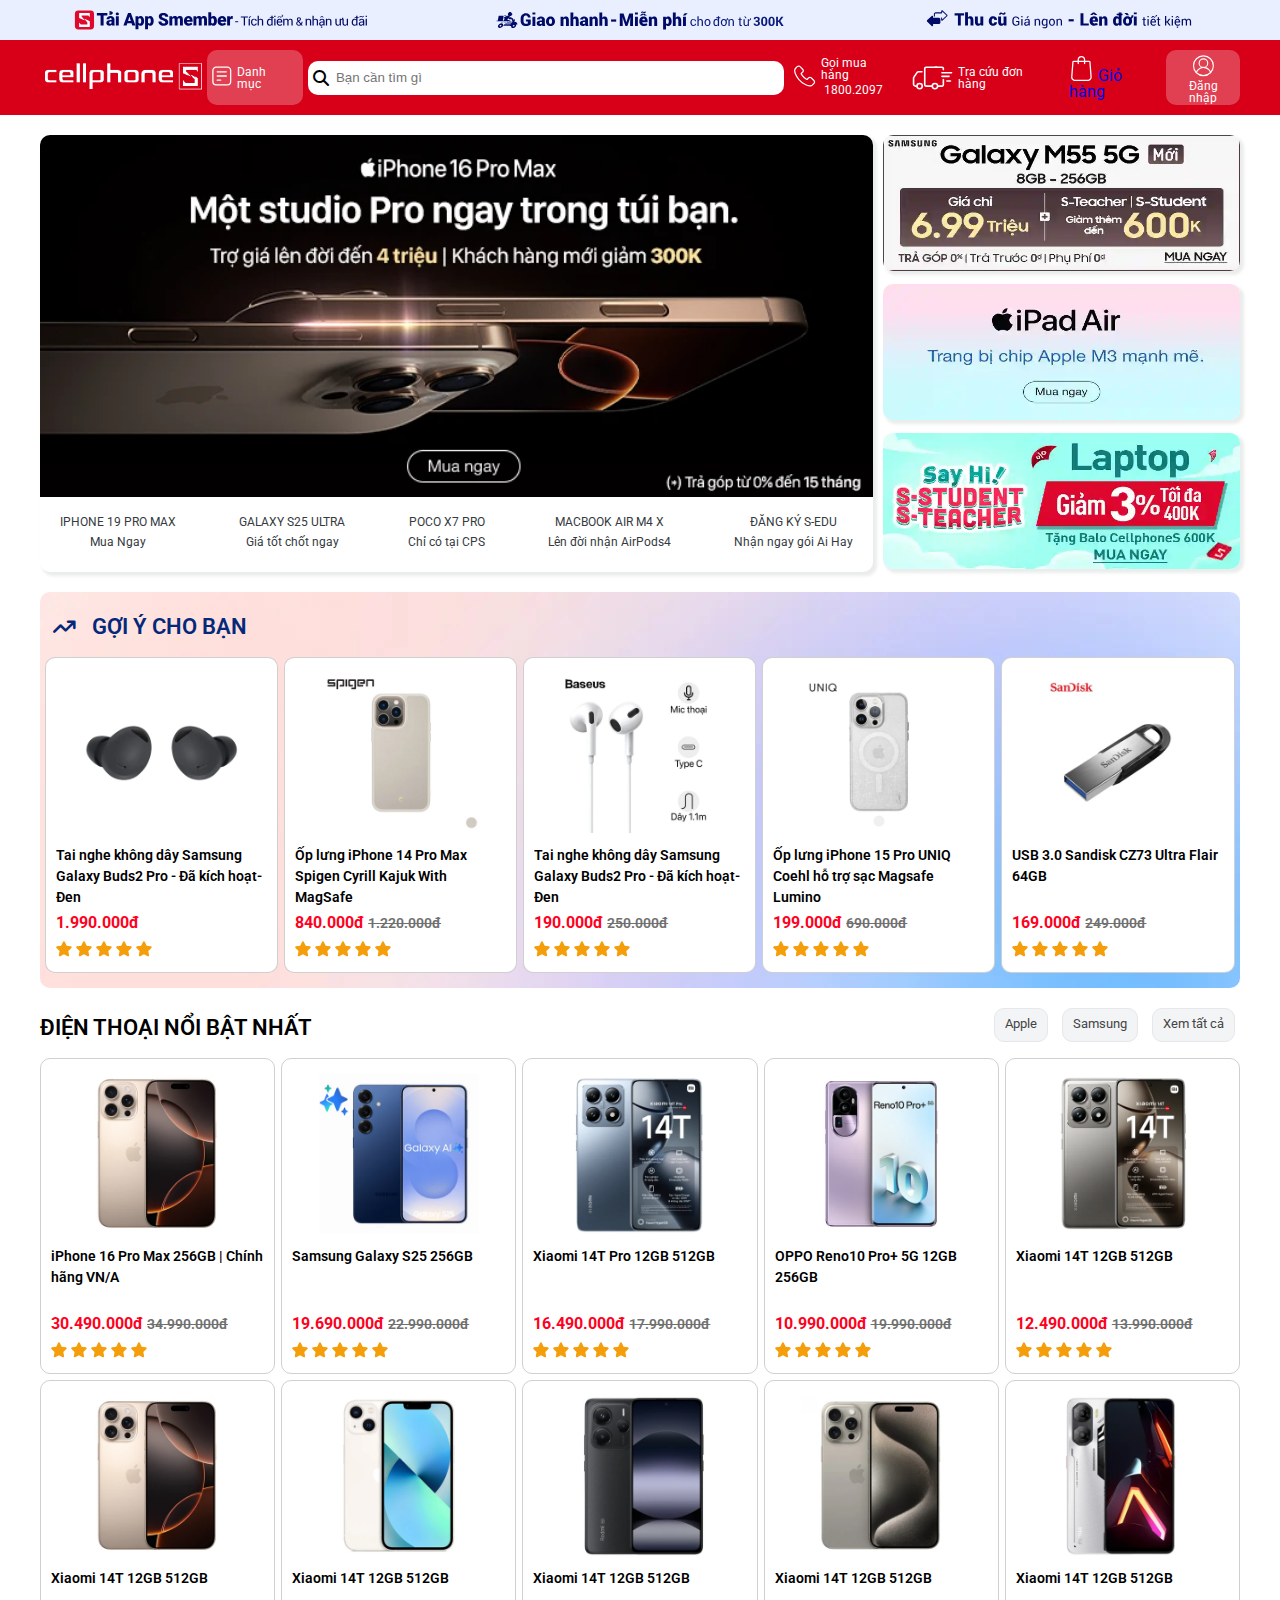
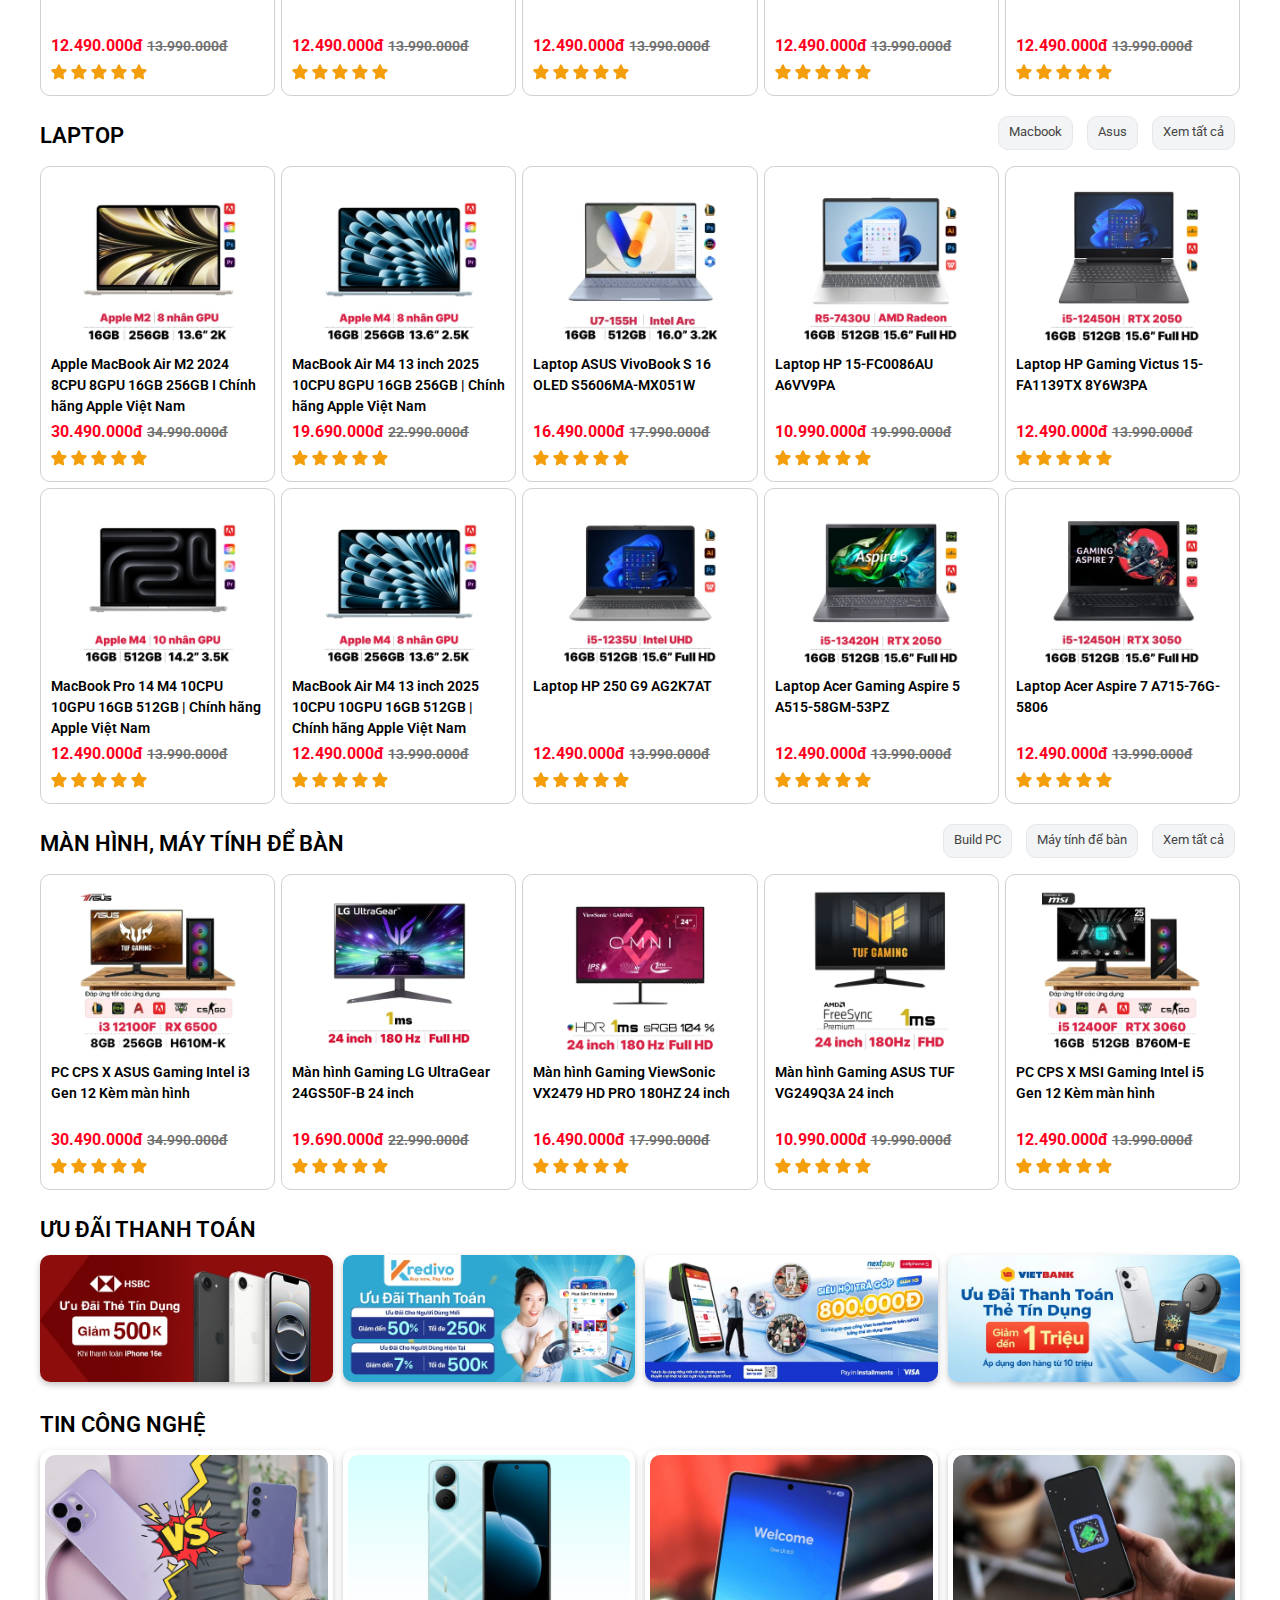
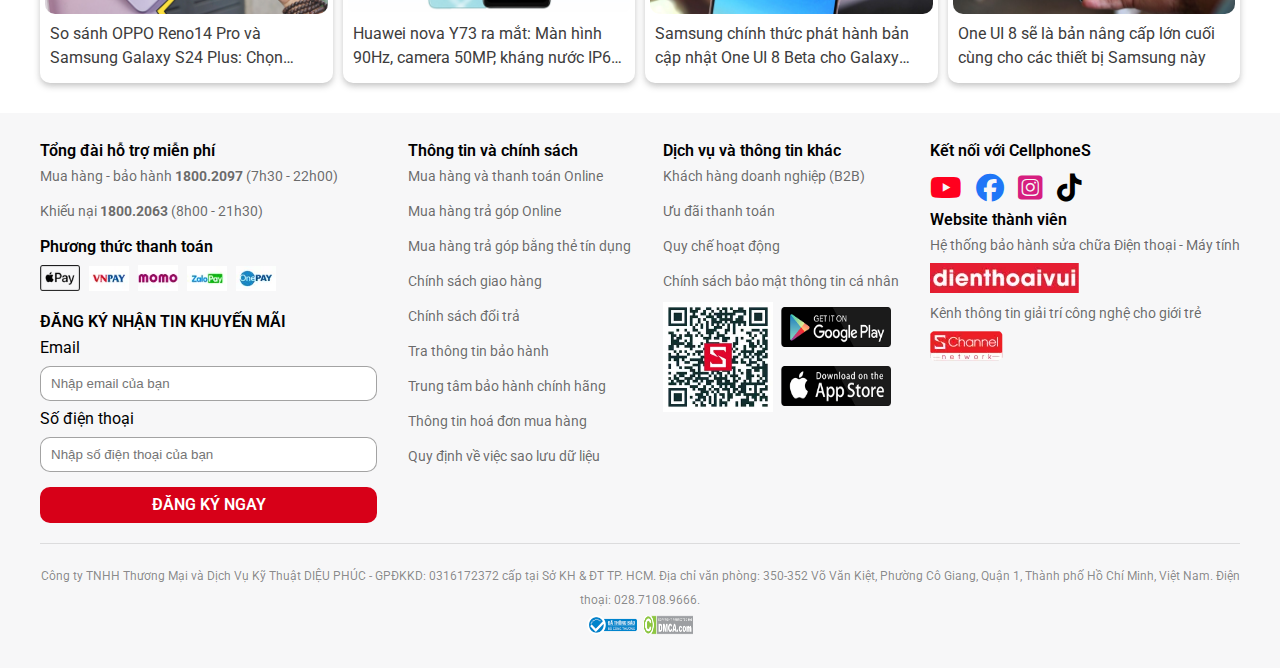
<file: index.html>
<!DOCTYPE html>
<html lang="vi">
  <head>
    <meta charset="UTF-8" />
    <meta name="viewport" content="width=device-width, initial-scale=1.0" />
    <!-- reset css -->
    <link rel="stylesheet" href="./css/reset.css" />

    <!-- embed fonts -->
    <link rel="preconnect" href="https://fonts.googleapis.com" />
    <link rel="preconnect" href="https://fonts.gstatic.com" crossorigin />
    <link
      href="https://fonts.googleapis.com/css2?family=Roboto:ital,wght@0,100..900;1,100..900&display=swap"
      rel="stylesheet"
    />

    <!-- embed font icon -->
    <link
      rel="stylesheet"
      href="https://cdnjs.cloudflare.com/ajax/libs/font-awesome/6.7.2/css/all.min.css"
    />

    <!-- styles -->
    <link rel="stylesheet" href="./css/index.css" />
    <title>Document</title>
  </head>

  <body>
    <!-- header -->
    <header class="header fixed">
      <!-- head-top -->
      <div class="head-top">
        <div class="main-content">
          <div class="body">
            <!-- banner1 -->
            <a href="">
              <img
                src="./img/header/Top banner_Smember.svg"
                alt="Top banner_Smember"
              />
            </a>

            <!-- banner2 -->
            <a href="">
              <img
                src="./img/header/Top banner_Giao hang.svg"
                alt="Top banner_Giao hang"
              />
            </a>

            <!-- banner3 -->
            <a href="">
              <img
                src="./img/header/Top banner_Thu cu.svg"
                alt="Top banner_Thu cu"
              />
            </a>
          </div>
        </div>
      </div>

      <!-- nav -->
      <div class="nav">
        <div class="main-content">
          <div class="body">
            <!-- logo -->
            <div class="logo">
              <a href="">
                <img src="./img/header/logo.png" alt="logo" />
              </a>
            </div>

            <!-- category -->
            <div class="item category">
              <div class="icon">
                <a href="">
                  <img src="./icon/category.svg" alt="category" />
                </a>
              </div>
              <p>Danh mục</p>
            </div>

            <!-- search bar -->
            <div class="item search-bar">
              <i class="fa-solid fa-magnifying-glass"></i>
              <input
                type="text"
                name="txt-search-bar"
                placeholder="Bạn cần tìm gì"
              />
            </div>

            <!-- call -->
            <div class="item call hover">
              <div class="icon">
                <img src="./icon/call.svg" alt="call" />
              </div>
              <p>
                Gọi mua hàng <br />
                <span>1800.2097</span>
              </p>
            </div>

            <!-- order lookup -->
            <div class="item order-lookup hover">
              <img
                src="./icon/order-lookup.svg"
                alt="order-lookup"
                class="icon"
              />
              <p>Tra cứu đơn hàng</p>
            </div>

            <!-- cart -->
            <div class="item cart hover">
              <a href="./cart.html">
                <img src="./icon/cart.svg" alt="cart" class="icon" />
                <span>Giỏ hàng</span>
              </a>
            </div>

            <!-- signin -->
            <div class="sign-in">
              <a href="./sign-in.html">
                <div class="icon">
                  <img src="./icon/user.svg" alt="sign-in" />
                </div>
                <p>Đăng nhập</p>
              </a>
            </div>
          </div>
        </div>
      </div>
    </header>

    <!-- main -->
    <main>
      <!-- hero -->
      <div class="hero">
        <div class="main-content">
          <div class="body">
            <!-- hero-left -->
            <div class="hero-left">
              <div class="main-banner">
                <img
                  src="./img/index/banner/iphone-16-pro-max-sliding-thang-5.webp"
                  alt="iphone-16-pro-max"
                />
              </div>

              <div class="infos">
                <div class="info">
                  <p class="title sub-title-font">IPHONE 19 PRO MAX</p>
                  <p class="desc sub-title-font">Mua Ngay</p>
                </div>

                <div class="info">
                  <p class="title sub-title-font">GALAXY S25 ULTRA</p>
                  <p class="desc sub-title-font">Giá tốt chốt ngay</p>
                </div>

                <div class="info">
                  <p class="title sub-title-font">POCO X7 PRO</p>
                  <p class="desc sub-title-font">Chỉ có tại CPS</p>
                </div>

                <div class="info">
                  <p class="title sub-title-font">MACBOOK AIR M4 X</p>
                  <p class="desc sub-title-font">Lên đời nhận AirPods4</p>
                </div>

                <div class="info">
                  <p class="title sub-title-font">ĐĂNG KÝ S-EDU</p>
                  <p class="desc sub-title-font">Nhận ngay gói Ai Hay</p>
                </div>
              </div>
            </div>

            <!-- hero-right -->
            <div class="hero-right">
              <div class="sub-banner">
                <img
                  src="./img/index/banner/m55-6990-right-banner.webp"
                  alt="m55-6990"
                />
              </div>

              <div class="sub-banner">
                <img
                  src="./img/index/banner/RightBanner-iPadAirM3 (2).webp"
                  alt="iPadAirM3"
                />
              </div>

              <div class="sub-banner">
                <img
                  src="./img/index/banner/s-edu-2-0-right-laptop.webp"
                  alt="s-edu"
                />
              </div>
            </div>
          </div>
        </div>
      </div>

      <!-- recommended-products -->
      <div class="rec-products">
        <div class="main-content">
          <div class="body">
            <!-- rec-top -->
            <div class="rec-top">
              <i class="fa-solid fa-arrow-trend-up title"></i>
              <h2 class="title heading2">GỢI Ý CHO BẠN</h2>
            </div>

            <!-- list-rec-products -->
            <div class="list-rec-products">
              <!-- item 1 -->
              <div class="item">
                <a href="">
                  <img
                    class="thumb"
                    src="./img/index/recom-products/1.webp"
                    alt=""
                  />

                  <div class="info-rec-product">
                    <div class="name-rec-product">
                      <h3 class="heading3 line-clamp line-3">
                        Tai nghe không dây Samsung Galaxy Buds2 Pro - Đã kích
                        hoạt-Đen
                      </h3>
                    </div>

                    <strong class="price">1.990.000đ</strong>

                    <div class="rating">
                      <img src="./icon/star.svg" alt="" />
                      <img src="./icon/star.svg" alt="" />
                      <img src="./icon/star.svg" alt="" />
                      <img src="./icon/star.svg" alt="" />
                      <img src="./icon/star.svg" alt="" />
                    </div>
                  </div>
                </a>
              </div>

              <!-- item 2 -->
              <div class="item">
                <a href="">
                  <img
                    class="thumb"
                    src="./img/index/recom-products/2.webp"
                    alt=""
                  />

                  <div class="info-rec-product">
                    <div class="name-rec-product">
                      <h3 class="heading3 line-clamp line-3">
                        Ốp lưng iPhone 14 Pro Max Spigen Cyrill Kajuk With
                        MagSafe
                      </h3>
                    </div>

                    <strong class="price">840.000đ</strong>
                    <span class="price-through">1.220.000đ</span>

                    <div class="rating">
                      <img src="./icon/star.svg" alt="" />
                      <img src="./icon/star.svg" alt="" />
                      <img src="./icon/star.svg" alt="" />
                      <img src="./icon/star.svg" alt="" />
                      <img src="./icon/star.svg" alt="" />
                    </div>
                  </div>
                </a>
              </div>

              <!-- item 3 -->
              <div class="item">
                <a href="">
                  <img
                    class="thumb"
                    src="./img/index/recom-products/3.webp"
                    alt=""
                  />

                  <div class="info-rec-product">
                    <div class="name-rec-product">
                      <h3 class="heading3 line-clamp line-3">
                        Tai nghe không dây Samsung Galaxy Buds2 Pro - Đã kích
                        hoạt-Đen
                      </h3>
                    </div>

                    <strong class="price">190.000đ</strong>
                    <span class="price-through">250.000đ</span>

                    <div class="rating">
                      <img src="./icon/star.svg" alt="" />
                      <img src="./icon/star.svg" alt="" />
                      <img src="./icon/star.svg" alt="" />
                      <img src="./icon/star.svg" alt="" />
                      <img src="./icon/star.svg" alt="" />
                    </div>
                  </div>
                </a>
              </div>

              <!-- item 4 -->
              <div class="item">
                <a href="">
                  <img
                    class="thumb"
                    src="./img/index/recom-products/4.webp"
                    alt=""
                  />

                  <div class="info-rec-product">
                    <div class="name-rec-product">
                      <h3 class="heading3 line-clamp line-3">
                        Ốp lưng iPhone 15 Pro UNIQ Coehl hỗ trợ sạc Magsafe
                        Lumino
                      </h3>
                    </div>

                    <strong class="price">199.000đ</strong>
                    <span class="price-through">690.000đ</span>

                    <div class="rating">
                      <img src="./icon/star.svg" alt="" />
                      <img src="./icon/star.svg" alt="" />
                      <img src="./icon/star.svg" alt="" />
                      <img src="./icon/star.svg" alt="" />
                      <img src="./icon/star.svg" alt="" />
                    </div>
                  </div>
                </a>
              </div>

              <!-- item 5 -->
              <div class="item">
                <a href="">
                  <img
                    class="thumb"
                    src="./img/index/recom-products/5.webp"
                    alt=""
                  />

                  <div class="info-rec-product">
                    <div class="name-rec-product">
                      <h3 class="heading3 line-clamp line-3">
                        USB 3.0 Sandisk CZ73 Ultra Flair 64GB
                      </h3>
                    </div>

                    <strong class="price">169.000đ</strong>
                    <span class="price-through">249.000đ</span>

                    <div class="rating">
                      <img src="./icon/star.svg" alt="" />
                      <img src="./icon/star.svg" alt="" />
                      <img src="./icon/star.svg" alt="" />
                      <img src="./icon/star.svg" alt="" />
                      <img src="./icon/star.svg" alt="" />
                    </div>
                  </div>
                </a>
              </div>
            </div>
          </div>
        </div>
      </div>

      <!-- popular-phone -->
      <div class="popular-phones">
        <div class="main-content">
          <div class="body">
            <!-- head -->
            <div class="head">
              <h2 class="heading2">ĐIỆN THOẠI NỔI BẬT NHẤT</h2>

              <div class="related-tags">
                <a href="" class="btn-link">Apple</a>
                <a href="" class="btn-link">Samsung</a>
                <a href="./phones-list.html" class="btn-link">Xem tất cả</a>
              </div>
            </div>

            <!-- list-phones -->
            <div class="list-phones">
              <!-- row 1 -->
              <!-- item 1 -->
              <div class="item">
                <a href="./phone-detail.html">
                  <img
                    class="thumb"
                    src="./img/index/phone/iphone-16-pro-max.webp"
                    alt="iphone-16-pro-max"
                  />

                  <div class="info-phone">
                    <div class="name-product">
                      <h3 class="heading3 line-clamp line-3">
                        iPhone 16 Pro Max 256GB | Chính hãng VN/A
                      </h3>
                    </div>

                    <strong class="price">30.490.000đ</strong>
                    <span class="price-through">34.990.000đ</span>

                    <div class="rating">
                      <img src="./icon/star.svg" alt="" />
                      <img src="./icon/star.svg" alt="" />
                      <img src="./icon/star.svg" alt="" />
                      <img src="./icon/star.svg" alt="" />
                      <img src="./icon/star.svg" alt="" />
                    </div>
                  </div>
                </a>
              </div>

              <!-- item 2 -->
              <div class="item">
                <a href="">
                  <img
                    class="thumb"
                    src="./img/index/phone/dien-thoai-samsung-galaxy-s25_1__2.webp"
                    alt=""
                  />

                  <div class="info-phone">
                    <div class="name-product">
                      <h3 class="heading3 line-clamp line-3">
                        Samsung Galaxy S25 256GB
                      </h3>
                    </div>

                    <strong class="price">19.690.000đ</strong>
                    <span class="price-through">22.990.000đ</span>

                    <div class="rating">
                      <img src="./icon/star.svg" alt="star" />
                      <img src="./icon/star.svg" alt="star" />
                      <img src="./icon/star.svg" alt="star" />
                      <img src="./icon/star.svg" alt="star" />
                      <img src="./icon/star.svg" alt="star" />
                    </div>
                  </div>
                </a>
              </div>

              <!-- item 3 -->
              <div class="item">
                <a href="">
                  <img
                    class="thumb"
                    src="./img/index/phone/xiaomi_14t_pro_1_.webp"
                    alt="xiaomi_14t_pro_1"
                  />

                  <div div class="info-phone">
                    <div class="name-product">
                      <h3 class="heading3 line-clamp line-3">
                        Xiaomi 14T Pro 12GB 512GB
                      </h3>
                    </div>

                    <strong class="price">16.490.000đ</strong>
                    <span class="price-through">17.990.000đ</span>

                    <div class="rating">
                      <img src="./icon/star.svg" alt="" />
                      <img src="./icon/star.svg" alt="" />
                      <img src="./icon/star.svg" alt="" />
                      <img src="./icon/star.svg" alt="" />
                      <img src="./icon/star.svg" alt="" />
                    </div>
                  </div>
                </a>
              </div>

              <!-- item 4 -->
              <div class="item">
                <a href="">
                  <img
                    class="thumb"
                    src="./img/index/phone/oppo-reno10-pro-plus-tim.webp"
                    alt=""
                  />

                  <div class="info-phone">
                    <div class="name-product">
                      <h3 class="heading3 line-clamp line-3">
                        OPPO Reno10 Pro+ 5G 12GB 256GB
                      </h3>
                    </div>

                    <strong class="price">10.990.000đ</strong>
                    <span class="price-through">19.990.000đ</span>

                    <div class="rating">
                      <img src="./icon/star.svg" alt="" />
                      <img src="./icon/star.svg" alt="" />
                      <img src="./icon/star.svg" alt="" />
                      <img src="./icon/star.svg" alt="" />
                      <img src="./icon/star.svg" alt="" />
                    </div>
                  </div>
                </a>
              </div>

              <!-- item 5 -->
              <div class="item">
                <a href="">
                  <img
                    class="thumb"
                    src="./img/index/phone/xiaomi_14t_2_.webp"
                    alt=""
                  />

                  <div div class="info-phone">
                    <div class="name-product">
                      <h3 class="heading3 line-clamp line-3">
                        Xiaomi 14T 12GB 512GB
                      </h3>
                    </div>

                    <strong class="price">12.490.000đ</strong>
                    <span class="price-through">13.990.000đ</span>

                    <div class="rating">
                      <img src="./icon/star.svg" alt="" />
                      <img src="./icon/star.svg" alt="" />
                      <img src="./icon/star.svg" alt="" />
                      <img src="./icon/star.svg" alt="" />
                      <img src="./icon/star.svg" alt="" />
                    </div>
                  </div>
                </a>
              </div>

              <!-- row 2 -->
              <!-- item 6 -->
              <div class="item">
                <a href="">
                  <img
                    class="thumb"
                    src="./img/index/phone/iphone-16-pro_1.webp"
                    alt=""
                  />

                  <div div class="info-phone">
                    <div class="name-product">
                      <h3 class="heading3 line-clamp line-3">
                        Xiaomi 14T 12GB 512GB
                      </h3>
                    </div>

                    <strong class="price">12.490.000đ</strong>
                    <span class="price-through">13.990.000đ</span>

                    <div class="rating">
                      <img src="./icon/star.svg" alt="" />
                      <img src="./icon/star.svg" alt="" />
                      <img src="./icon/star.svg" alt="" />
                      <img src="./icon/star.svg" alt="" />
                      <img src="./icon/star.svg" alt="" />
                    </div>
                  </div>
                </a>
              </div>

              <!-- item 7 -->
              <div class="item">
                <a href="">
                  <img
                    class="thumb"
                    src="./img/index/phone/15_2_7_2_5.webp"
                    alt=""
                  />

                  <div div class="info-phone">
                    <div class="name-product">
                      <h3 class="heading3 line-clamp line-3">
                        Xiaomi 14T 12GB 512GB
                      </h3>
                    </div>

                    <strong class="price">12.490.000đ</strong>
                    <span class="price-through">13.990.000đ</span>

                    <div class="rating">
                      <img src="./icon/star.svg" alt="" />
                      <img src="./icon/star.svg" alt="" />
                      <img src="./icon/star.svg" alt="" />
                      <img src="./icon/star.svg" alt="" />
                      <img src="./icon/star.svg" alt="" />
                    </div>
                  </div>
                </a>
              </div>

              <!-- item 8 -->
              <div class="item">
                <a href="">
                  <img
                    class="thumb"
                    src="./img/index/phone/dien-thoai-xiaomi-redmi-note-14-5g.1.webp"
                    alt=""
                  />

                  <div div class="info-phone">
                    <div class="name-product">
                      <h3 class="heading3 line-clamp line-3">
                        Xiaomi 14T 12GB 512GB
                      </h3>
                    </div>

                    <strong class="price">12.490.000đ</strong>
                    <span class="price-through">13.990.000đ</span>

                    <div class="rating">
                      <img src="./icon/star.svg" alt="" />
                      <img src="./icon/star.svg" alt="" />
                      <img src="./icon/star.svg" alt="" />
                      <img src="./icon/star.svg" alt="" />
                      <img src="./icon/star.svg" alt="" />
                    </div>
                  </div>
                </a>
              </div>

              <!-- item 9 -->
              <div class="item">
                <a href="">
                  <img
                    class="thumb"
                    src="./img/index/phone/iphone-15-pro-max_3.webp"
                    alt=""
                  />

                  <div div class="info-phone">
                    <div class="name-product">
                      <h3 class="heading3 line-clamp line-3">
                        Xiaomi 14T 12GB 512GB
                      </h3>
                    </div>

                    <strong class="price">12.490.000đ</strong>
                    <span class="price-through">13.990.000đ</span>

                    <div class="rating">
                      <img src="./icon/star.svg" alt="" />
                      <img src="./icon/star.svg" alt="" />
                      <img src="./icon/star.svg" alt="" />
                      <img src="./icon/star.svg" alt="" />
                      <img src="./icon/star.svg" alt="" />
                    </div>
                  </div>
                </a>
              </div>

              <!-- item 10 -->
              <div class="item">
                <a href="">
                  <img
                    class="thumb"
                    src="./img/index/phone/dien-thoai-nubia-neo-3-4g_2__1.webp"
                    alt=""
                  />

                  <div div class="info-phone">
                    <div class="name-product">
                      <h3 class="heading3 line-clamp line-3">
                        Xiaomi 14T 12GB 512GB
                      </h3>
                    </div>

                    <strong class="price">12.490.000đ</strong>
                    <span class="price-through">13.990.000đ</span>

                    <div class="rating">
                      <img src="./icon/star.svg" alt="" />
                      <img src="./icon/star.svg" alt="" />
                      <img src="./icon/star.svg" alt="" />
                      <img src="./icon/star.svg" alt="" />
                      <img src="./icon/star.svg" alt="" />
                    </div>
                  </div>
                </a>
              </div>
            </div>
          </div>
        </div>
      </div>

      <!-- laptop -->
      <div class="laptops">
        <div class="main-content">
          <div class="body">
            <!-- head -->
            <div class="head">
              <h2 class="heading2">LAPTOP</h2>

              <div class="related-tags">
                <a href="" class="btn-link">Macbook</a>
                <a href="" class="btn-link">Asus</a>
                <a href="" class="btn-link">Xem tất cả</a>
              </div>
            </div>

            <!-- list-laptops -->
            <div class="list-laptops">
              <!-- row 1 -->
              <!-- item 1 -->
              <div class="item">
                <a href="">
                  <img
                    class="thumb"
                    src="./img/index/laptop/macbookairm2.webp"
                    alt=""
                  />

                  <div class="info-laptop">
                    <div class="name-product">
                      <h3 class="heading3">
                        Apple MacBook Air M2 2024 8CPU 8GPU 16GB 256GB I Chính
                        hãng Apple Việt Nam
                      </h3>
                    </div>

                    <strong class="price">30.490.000đ</strong>
                    <span class="price-through">34.990.000đ</span>

                    <div class="rating">
                      <img src="./icon/star.svg" alt="" />
                      <img src="./icon/star.svg" alt="" />
                      <img src="./icon/star.svg" alt="" />
                      <img src="./icon/star.svg" alt="" />
                      <img src="./icon/star.svg" alt="" />
                    </div>
                  </div>
                </a>
              </div>

              <!-- item 2 -->
              <div class="item">
                <a href="">
                  <img
                    class="thumb"
                    src="./img/index/laptop/macbook_airm4.webp"
                    alt=""
                  />

                  <div class="info-laptop">
                    <div class="name-product">
                      <h3 class="heading3">
                        MacBook Air M4 13 inch 2025 10CPU 8GPU 16GB 256GB |
                        Chính hãng Apple Việt Nam
                      </h3>
                    </div>

                    <strong class="price">19.690.000đ</strong>
                    <span class="price-through">22.990.000đ</span>

                    <div class="rating">
                      <img src="./icon/star.svg" alt="star" />
                      <img src="./icon/star.svg" alt="star" />
                      <img src="./icon/star.svg" alt="star" />
                      <img src="./icon/star.svg" alt="star" />
                      <img src="./icon/star.svg" alt="star" />
                    </div>
                  </div>
                </a>
              </div>

              <!-- item 3 -->
              <div class="item">
                <a href="">
                  <img
                    class="thumb"
                    src="./img/index/laptop/s16oled.webp"
                    alt="xiaomi_14t_pro_1"
                  />

                  <div div class="info-laptop">
                    <div class="name-product">
                      <h3 class="heading3">
                        Laptop ASUS VivoBook S 16 OLED S5606MA-MX051W
                      </h3>
                    </div>

                    <strong class="price">16.490.000đ</strong>
                    <span class="price-through">17.990.000đ</span>

                    <div class="rating">
                      <img src="./icon/star.svg" alt="" />
                      <img src="./icon/star.svg" alt="" />
                      <img src="./icon/star.svg" alt="" />
                      <img src="./icon/star.svg" alt="" />
                      <img src="./icon/star.svg" alt="" />
                    </div>
                  </div>
                </a>
              </div>

              <!-- item 4 -->
              <div class="item">
                <a href="">
                  <img
                    class="thumb"
                    src="./img/index/laptop/hp15fc.webp"
                    alt=""
                  />

                  <div class="info-laptop">
                    <div class="name-product">
                      <h3 class="heading3">Laptop HP 15-FC0086AU A6VV9PA</h3>
                    </div>

                    <strong class="price">10.990.000đ</strong>
                    <span class="price-through">19.990.000đ</span>

                    <div class="rating">
                      <img src="./icon/star.svg" alt="" />
                      <img src="./icon/star.svg" alt="" />
                      <img src="./icon/star.svg" alt="" />
                      <img src="./icon/star.svg" alt="" />
                      <img src="./icon/star.svg" alt="" />
                    </div>
                  </div>
                </a>
              </div>

              <!-- item 5 -->
              <div class="item">
                <a href="">
                  <img
                    class="thumb"
                    src="./img/index/laptop/hpvictus15.webp"
                    alt=""
                  />

                  <div div class="info-laptop">
                    <div class="name-product">
                      <h3 class="heading3">
                        Laptop HP Gaming Victus 15-FA1139TX 8Y6W3PA
                      </h3>
                    </div>

                    <strong class="price">12.490.000đ</strong>
                    <span class="price-through">13.990.000đ</span>

                    <div class="rating">
                      <img src="./icon/star.svg" alt="" />
                      <img src="./icon/star.svg" alt="" />
                      <img src="./icon/star.svg" alt="" />
                      <img src="./icon/star.svg" alt="" />
                      <img src="./icon/star.svg" alt="" />
                    </div>
                  </div>
                </a>
              </div>

              <!-- row 2 -->
              <!-- item 6 -->
              <div class="item">
                <a href="">
                  <img
                    class="thumb"
                    src="./img/index/laptop/macbook_14m4.webp"
                    alt=""
                  />

                  <div div class="info-laptop">
                    <div class="name-product">
                      <h3 class="heading3">
                        MacBook Pro 14 M4 10CPU 10GPU 16GB 512GB | Chính hãng
                        Apple Việt Nam
                      </h3>
                    </div>

                    <strong class="price">12.490.000đ</strong>
                    <span class="price-through">13.990.000đ</span>

                    <div class="rating">
                      <img src="./icon/star.svg" alt="" />
                      <img src="./icon/star.svg" alt="" />
                      <img src="./icon/star.svg" alt="" />
                      <img src="./icon/star.svg" alt="" />
                      <img src="./icon/star.svg" alt="" />
                    </div>
                  </div>
                </a>
              </div>

              <!-- item 7 -->
              <div class="item">
                <a href="">
                  <img
                    class="thumb"
                    src="./img/index/laptop/macbook_airm4.webp"
                    alt=""
                  />

                  <div div class="info-laptop">
                    <div class="name-product">
                      <h3 class="heading3">
                        MacBook Air M4 13 inch 2025 10CPU 10GPU 16GB 512GB |
                        Chính hãng Apple Việt Nam
                      </h3>
                    </div>

                    <strong class="price">12.490.000đ</strong>
                    <span class="price-through">13.990.000đ</span>

                    <div class="rating">
                      <img src="./icon/star.svg" alt="" />
                      <img src="./icon/star.svg" alt="" />
                      <img src="./icon/star.svg" alt="" />
                      <img src="./icon/star.svg" alt="" />
                      <img src="./icon/star.svg" alt="" />
                    </div>
                  </div>
                </a>
              </div>

              <!-- item 8 -->
              <div class="item">
                <a href="">
                  <img
                    class="thumb"
                    src="./img/index/laptop/hp250g9.webp"
                    alt=""
                  />

                  <div div class="info-laptop">
                    <div class="name-product">
                      <h3 class="heading3">Laptop HP 250 G9 AG2K7AT</h3>
                    </div>

                    <strong class="price">12.490.000đ</strong>
                    <span class="price-through">13.990.000đ</span>

                    <div class="rating">
                      <img src="./icon/star.svg" alt="" />
                      <img src="./icon/star.svg" alt="" />
                      <img src="./icon/star.svg" alt="" />
                      <img src="./icon/star.svg" alt="" />
                      <img src="./icon/star.svg" alt="" />
                    </div>
                  </div>
                </a>
              </div>

              <!-- item 9 -->
              <div class="item">
                <a href="">
                  <img
                    class="thumb"
                    src="./img/index/laptop/acergaming.webp"
                    alt=""
                  />

                  <div div class="info-laptop">
                    <div class="name-product">
                      <h3 class="heading3">
                        Laptop Acer Gaming Aspire 5 A515-58GM-53PZ
                      </h3>
                    </div>

                    <strong class="price">12.490.000đ</strong>
                    <span class="price-through">13.990.000đ</span>

                    <div class="rating">
                      <img src="./icon/star.svg" alt="" />
                      <img src="./icon/star.svg" alt="" />
                      <img src="./icon/star.svg" alt="" />
                      <img src="./icon/star.svg" alt="" />
                      <img src="./icon/star.svg" alt="" />
                    </div>
                  </div>
                </a>
              </div>

              <!-- item 10 -->
              <div class="item">
                <a href="">
                  <img
                    class="thumb"
                    src="./img/index/laptop/aceraspire.webp"
                    alt=""
                  />

                  <div div class="info-laptop">
                    <div class="name-product">
                      <h3 class="heading3">
                        Laptop Acer Aspire 7 A715-76G-5806
                      </h3>
                    </div>

                    <strong class="price">12.490.000đ</strong>
                    <span class="price-through">13.990.000đ</span>

                    <div class="rating">
                      <img src="./icon/star.svg" alt="" />
                      <img src="./icon/star.svg" alt="" />
                      <img src="./icon/star.svg" alt="" />
                      <img src="./icon/star.svg" alt="" />
                      <img src="./icon/star.svg" alt="" />
                    </div>
                  </div>
                </a>
              </div>
            </div>
          </div>
        </div>
      </div>

      <!-- monitor -->
      <div class="monitors">
        <div class="main-content">
          <div class="body">
            <!-- head -->
            <div class="head">
              <h2 class="heading2">MÀN HÌNH, MÁY TÍNH ĐỂ BÀN</h2>

              <div class="related-tags">
                <a href="" class="btn-link">Build PC</a>
                <a href="" class="btn-link">Máy tính để bàn</a>
                <a href="" class="btn-link">Xem tất cả</a>
              </div>
            </div>

            <!-- list-monitors -->
            <div class="list-monitors">
              <!-- item 1 -->
              <div class="item">
                <a href="">
                  <img class="thumb" src="./img/index/monitor/1.webp" alt="" />

                  <div class="info-monitor">
                    <div class="name-product">
                      <h3 class="heading3">
                        PC CPS X ASUS Gaming Intel i3 Gen 12 Kèm màn hình
                      </h3>
                    </div>

                    <strong class="price">30.490.000đ</strong>
                    <span class="price-through">34.990.000đ</span>

                    <div class="rating">
                      <img src="./icon/star.svg" alt="" />
                      <img src="./icon/star.svg" alt="" />
                      <img src="./icon/star.svg" alt="" />
                      <img src="./icon/star.svg" alt="" />
                      <img src="./icon/star.svg" alt="" />
                    </div>
                  </div>
                </a>
              </div>

              <!-- item 2 -->
              <div class="item">
                <a href="">
                  <img class="thumb" src="./img/index/monitor/2.webp" alt="" />

                  <div class="info-monitor">
                    <div class="name-product">
                      <h3 class="heading3">
                        Màn hình Gaming LG UltraGear 24GS50F-B 24 inch
                      </h3>
                    </div>

                    <strong class="price">19.690.000đ</strong>
                    <span class="price-through">22.990.000đ</span>

                    <div class="rating">
                      <img src="./icon/star.svg" alt="star" />
                      <img src="./icon/star.svg" alt="star" />
                      <img src="./icon/star.svg" alt="star" />
                      <img src="./icon/star.svg" alt="star" />
                      <img src="./icon/star.svg" alt="star" />
                    </div>
                  </div>
                </a>
              </div>

              <!-- item 3 -->
              <div class="item">
                <a href="">
                  <img
                    class="thumb"
                    src="./img/index/monitor/3.webp"
                    alt="xiaomi_14t_pro_1"
                  />

                  <div div class="info-monitor">
                    <div class="name-product">
                      <h3 class="heading3">
                        Màn hình Gaming ViewSonic VX2479 HD PRO 180HZ 24 inch
                      </h3>
                    </div>

                    <strong class="price">16.490.000đ</strong>
                    <span class="price-through">17.990.000đ</span>

                    <div class="rating">
                      <img src="./icon/star.svg" alt="" />
                      <img src="./icon/star.svg" alt="" />
                      <img src="./icon/star.svg" alt="" />
                      <img src="./icon/star.svg" alt="" />
                      <img src="./icon/star.svg" alt="" />
                    </div>
                  </div>
                </a>
              </div>

              <!-- item 4 -->
              <div class="item">
                <a href="">
                  <img class="thumb" src="./img/index/monitor/4.webp" alt="" />

                  <div class="info-monitor">
                    <div class="name-product">
                      <h3 class="heading3">
                        Màn hình Gaming ASUS TUF VG249Q3A 24 inch
                      </h3>
                    </div>

                    <strong class="price">10.990.000đ</strong>
                    <span class="price-through">19.990.000đ</span>

                    <div class="rating">
                      <img src="./icon/star.svg" alt="" />
                      <img src="./icon/star.svg" alt="" />
                      <img src="./icon/star.svg" alt="" />
                      <img src="./icon/star.svg" alt="" />
                      <img src="./icon/star.svg" alt="" />
                    </div>
                  </div>
                </a>
              </div>

              <!-- item 5 -->
              <div class="item">
                <a href="">
                  <img class="thumb" src="./img/index/monitor/5.webp" alt="" />

                  <div div class="info-monitor">
                    <div class="name-product">
                      <h3 class="heading3">
                        PC CPS X MSI Gaming Intel i5 Gen 12 Kèm màn hình
                      </h3>
                    </div>

                    <strong class="price">12.490.000đ</strong>
                    <span class="price-through">13.990.000đ</span>

                    <div class="rating">
                      <img src="./icon/star.svg" alt="" />
                      <img src="./icon/star.svg" alt="" />
                      <img src="./icon/star.svg" alt="" />
                      <img src="./icon/star.svg" alt="" />
                      <img src="./icon/star.svg" alt="" />
                    </div>
                  </div>
                </a>
              </div>
            </div>
          </div>
        </div>
      </div>

      <!-- payment-offer -->
      <div class="payment-offer">
        <div class="main-content">
          <div class="body">
            <h2 class="heading2">ƯU ĐÃI THANH TOÁN</h2>
            <div class="pay-imgs">
              <a href="">
                <img src="./img/index/Payment-offer/hsbc-16-e.webp" alt="" />
              </a>
              <a href="">
                <img src="./img/index/Payment-offer/keido.webp" alt="" />
              </a>
              <a href="">
                <img
                  src="./img/index/Payment-offer/uu-dai-mpos-01-04.webp"
                  alt=""
                />
              </a>
              <a href="">
                <img
                  src="./img/index/Payment-offer/vitebank-09-04.webp"
                  alt=""
                />
              </a>
            </div>
          </div>
        </div>
      </div>

      <!-- tech-news -->
      <div class="tech-news">
        <div class="main-content">
          <div class="body">
            <h2 class="heading2">TIN CÔNG NGHỆ</h2>
            <div class="news-imgs">
              <!-- item 1 -->
              <div class="item">
                <a href="">
                  <img src="./img/index/tech-news/1.jpg" alt="" class="thumb" />
                  <p class="title line-clamp">
                    So sánh OPPO Reno14 Pro và Samsung Galaxy S24 Plus: Chọn
                    Dimensity 8450 hay Exynos 2400?
                  </p>
                </a>
              </div>

              <!-- item 2 -->
              <div class="item">
                <a href="">
                  <img src="./img/index/tech-news/2.jpg" alt="" class="thumb" />
                  <p class="title line-clamp">
                    Huawei nova Y73 ra mắt: Màn hình 90Hz, camera 50MP, kháng
                    nước IP64 và pin 6620 mAh
                  </p>
                </a>
              </div>

              <!-- item 3 -->
              <div class="item">
                <a href="">
                  <img src="./img/index/tech-news/3.jpg" alt="" class="thumb" />
                  <p class="title line-clamp">
                    Samsung chính thức phát hành bản cập nhật One UI 8 Beta cho
                    Galaxy S25 Series
                  </p>
                </a>
              </div>

              <!-- item 4 -->
              <div class="item">
                <a href="">
                  <img src="./img/index/tech-news/4.jpg" alt="" class="thumb" />
                  <p class="title line-clamp">
                    One UI 8 sẽ là bản nâng cấp lớn cuối cùng cho các thiết bị
                    Samsung này
                  </p>
                </a>
              </div>
            </div>
          </div>
        </div>
      </div>
    </main>

    <!-- footer -->
    <footer class="footer">
      <div class="main-content">
        <!-- top footer -->
        <div class="footer-top">
          <!-- column 1 -->
          <div class="column">
            <h4 class="head-foot">Tổng đài hỗ trợ miễn phí</h4>
            <ul>
              <li>
                <a href="" class="btn-policy">
                  Mua hàng - bảo hành <strong>1800.2097</strong> (7h30 - 22h00)
                </a>
              </li>
              <li>
                <a href="" class="btn-policy">
                  Khiếu nại <strong>1800.2063</strong> (8h00 - 21h30)
                </a>
              </li>
              <h3 class="head-foot">Phương thức thanh toán</h3>

              <div class="pay-method-imgs">
                <a href="" class="btn-policy">
                  <img src="./img/footer/applepay.webp" class="pay-img" />
                </a>
                <a href="" class="btn-policy">
                  <img src="./img/footer/vnpay.webp" alt="" class="pay-img" />
                </a>
                <a href="" class="btn-policy">
                  <img src="./img/footer/momo.webp" alt="" class="pay-img" />
                </a>
                <a href="" class="btn-policy">
                  <img src="./img/footer/zalopa.webp" alt="" class="pay-img" />
                </a>
                <a href="" class="btn-policy">
                  <img src="./img/footer/onepay.webp" alt="" class="pay-img" />
                </a>
              </div>
            </ul>

            <h3 class="head-foot regis-mews">ĐĂNG KÝ NHẬN TIN KHUYẾN MÃI</h3>
            <h4 class="h4-footer">Email</h4>
            <input
              type="text"
              name="txt_email"
              id="inp-footer"
              placeholder="Nhập email của bạn"
            />
            <h4 class="h4-footer">Số điện thoại</h4>
            <input
              type="text"
              name="txt_email"
              id="inp-footer"
              placeholder="Nhập số điện thoại của bạn"
            />

            <!-- btn-regis -->
            <a href="" class="btn btn-regis">ĐĂNG KÝ NGAY</a>
          </div>

          <!-- column 2 -->
          <div class="column">
            <h4 class="head-foot">Thông tin và chính sách</h4>
            <ul>
              <li>
                <a href="" class="btn-policy">Mua hàng và thanh toán Online</a>
              </li>
              <li>
                <a href="" class="btn-policy">Mua hàng trả góp Online</a>
              </li>
              <li>
                <a href="" class="btn-policy"
                  >Mua hàng trả góp bằng thẻ tín dụng</a
                >
              </li>
              <li>
                <a href="" class="btn-policy">Chính sách giao hàng</a>
              </li>
              <li>
                <a href="" class="btn-policy">Chính sách đổi trả</a>
              </li>
              <li>
                <a href="" class="btn-policy">Tra thông tin bảo hành</a>
              </li>
              <li>
                <a href="" class="btn-policy">Trung tâm bảo hành chính hãng</a>
              </li>
              <li>
                <a href="" class="btn-policy">Thông tin hoá đơn mua hàng</a>
              </li>
              <li>
                <a href="" class="btn-policy"
                  >Quy định về việc sao lưu dữ liệu
                </a>
              </li>
            </ul>
          </div>

          <!-- column 3 -->
          <div class="column">
            <h4 class="head-foot">Dịch vụ và thông tin khác</h4>
            <ul>
              <li>
                <a href="" class="btn-policy">Khách hàng doanh nghiệp (B2B)</a>
              </li>
              <li>
                <a href="" class="btn-policy">Ưu đãi thanh toán</a>
              </li>
              <li>
                <a href="" class="btn-policy">Quy chế hoạt động</a>
              </li>
              <li>
                <a href="" class="btn-policy"
                  >Chính sách bảo mật thông tin cá nhân</a
                >
              </li>
            </ul>

            <div class="qr-ch-at">
              <div class="qr">
                <img src="./img/footer/qr.webp" alt="" />
              </div>
              <div class="ch-at">
                <div class="ch">
                  <img src="./img/footer/ftch.png" alt="" />
                  <div class="at">
                    <img src="./img/footer/ftap.png" alt="" />
                  </div>
                </div>
              </div>
            </div>
          </div>

          <!-- column 4 -->
          <div class="column">
            <h4 class="head-foot">Kết nối với CellphoneS</h4>
            <div class="btn-socials">
              <a href=""><i class="fa-brands fa-youtube"></i></a>
              <a href=""><i class="fa-brands fa-facebook"></i></a>
              <a href=""><i class="fa-brands fa-square-instagram"></i></a>
              <a href=""><i class="fa-brands fa-tiktok"></i></a>
            </div>
            <h4 class="head-foot">Website thành viên</h4>
            <ul>
              <li class="title-foot">
                Hệ thống bảo hành sửa chữa Điện thoại - Máy tính
              </li>
              <li>
                <a href="">
                  <img
                    src="./img/footer/dienthoaivui.webp"
                    alt=""
                    class="dtv"
                  />
                </a>
              </li>
              <li class="title-foot">
                Kênh thông tin giải trí công nghệ cho giới trẻ
              </li>
              <li>
                <a href=""
                  ><img
                    class="schannel"
                    src="./img/footer/schannel.webp"
                    alt=""
                /></a>
              </li>
            </ul>
          </div>
        </div>

        <!-- bottom-footer -->
        <div class="footer-bot">
          <p class="title-foot-bot">
            Công ty TNHH Thương Mại và Dịch Vụ Kỹ Thuật DIỆU PHÚC - GPĐKKD:
            0316172372 cấp tại Sở KH & ĐT TP. HCM. Địa chỉ văn phòng: 350-352 Võ
            Văn Kiệt, Phường Cô Giang, Quận 1, Thành phố Hồ Chí Minh, Việt Nam.
            Điện thoại: 028.7108.9666.
          </p>
          <div class="algin">
            <img src="./img/footer/ftbct.png" alt="" />
            <img src="./img/footer/dmca.png" alt="" />
          </div>
        </div>
      </div>
    </footer>
  </body>
</html>
</file>
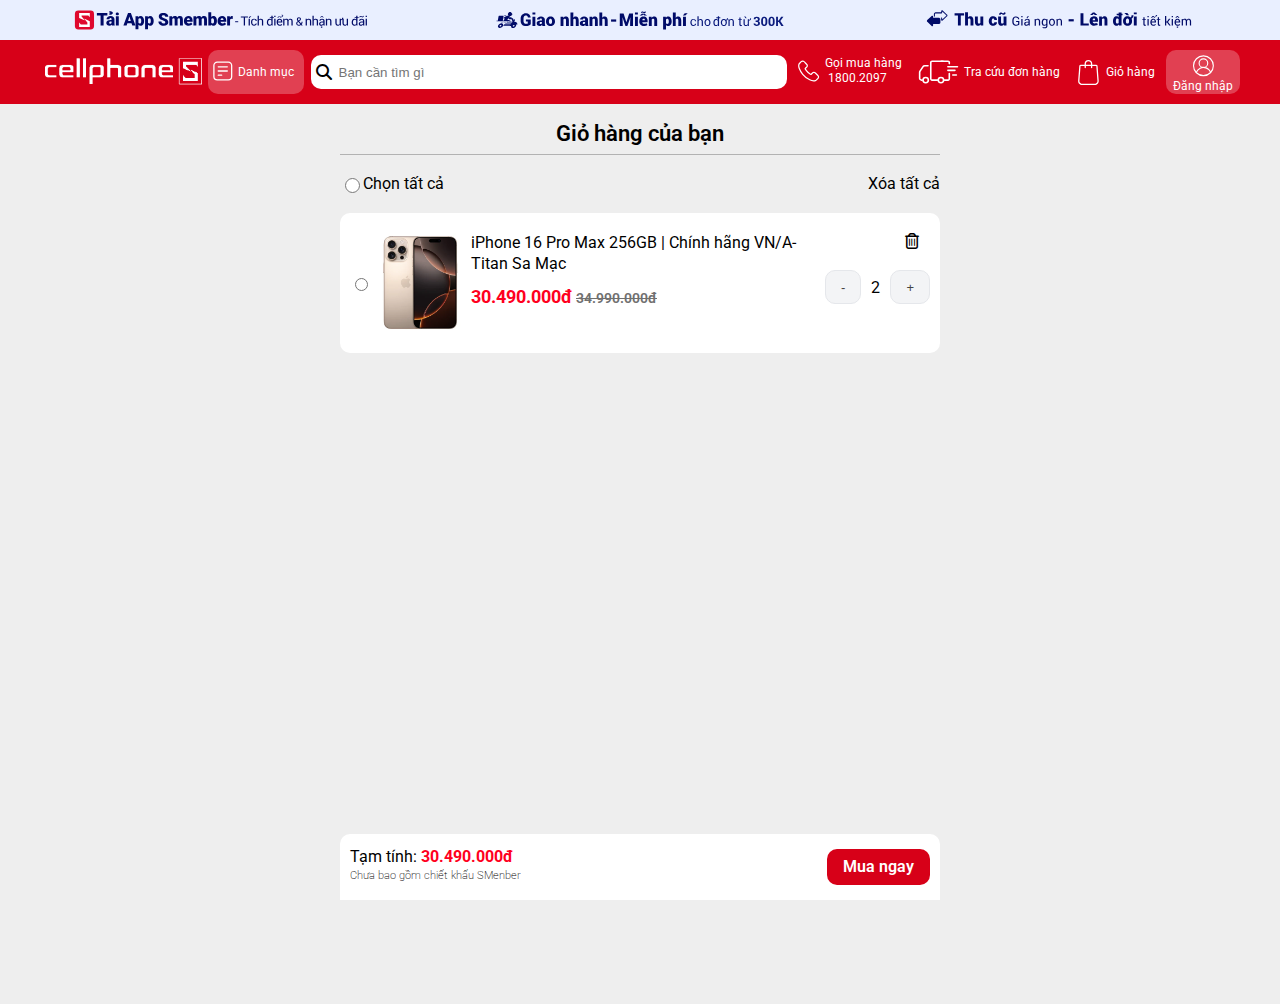
<file: cart.html>
<!DOCTYPE html>
<html lang="en">
  <head>
    <meta charset="UTF-8" />
    <meta name="viewport" content="width=device-width, initial-scale=1.0" />
    <!-- reset css -->
    <link rel="stylesheet" href="./css/reset.css" />

    <!-- embed fonts -->
    <link rel="preconnect" href="https://fonts.googleapis.com" />
    <link rel="preconnect" href="https://fonts.gstatic.com" crossorigin />
    <link
      href="https://fonts.googleapis.com/css2?family=Roboto:ital,wght@0,100..900;1,100..900&display=swap"
      rel="stylesheet"
    />

    <!-- embed font icon -->
    <link
      rel="stylesheet"
      href="https://cdnjs.cloudflare.com/ajax/libs/font-awesome/6.7.2/css/all.min.css"
    />

    <!-- styles -->
    <link rel="stylesheet" href="./css/cart.css" />
    <title>Document</title>
  </head>

  <body>
    <!-- header -->
    <header class="header fixed">
      <!-- head-top -->
      <div class="head-top">
        <div class="main-content">
          <div class="body">
            <!-- banner1 -->
            <a href="">
              <img
                src="./img/header/Top banner_Smember.svg"
                alt="Top banner_Smember"
              />
            </a>

            <!-- banner2 -->
            <a href="">
              <img
                src="./img/header/Top banner_Giao hang.svg"
                alt="Top banner_Giao hang"
              />
            </a>

            <!-- banner3 -->
            <a href="">
              <img
                src="./img/header/Top banner_Thu cu.svg"
                alt="Top banner_Thu cu"
              />
            </a>
          </div>
        </div>
      </div>

      <!-- nav -->
      <div class="nav">
        <div class="main-content">
          <div class="body">
            <!-- logo -->
            <div class="logo">
              <a href="./index.html">
                <img src="./img/header/logo.png" alt="logo" />
              </a>
            </div>

            <!-- category -->
            <div class="item category">
              <div class="icon">
                <a href="">
                  <img src="./icon/category.svg" alt="category" />
                </a>
              </div>
              <p>Danh mục</p>
            </div>

            <!-- search bar -->
            <div class="item search-bar">
              <i class="fa-solid fa-magnifying-glass"></i>
              <input
                type="text"
                name="txt-search-bar"
                placeholder="Bạn cần tìm gì"
              />
            </div>

            <!-- call -->
            <div class="item call hover">
              <div class="icon">
                <img src="./icon/call.svg" alt="call" />
              </div>
              <p>
                Gọi mua hàng <br />
                <span>1800.2097</span>
              </p>
            </div>

            <!-- order lookup -->
            <div class="item order-lookup hover">
              <img
                src="./icon/order-lookup.svg"
                alt="order-lookup"
                class="icon"
              />
              <p>Tra cứu đơn hàng</p>
            </div>

            <!-- cart -->
            <div class="item cart hover">
              <img src="./icon/cart.svg" alt="cart" class="icon" />
              <p>Giỏ hàng</p>
            </div>

            <!-- signin -->
            <div class="sign-in">
              <div class="icon">
                <img src="./icon/user.svg" alt="sign-in" />
              </div>
              <p>Đăng nhập</p>
            </div>
          </div>
        </div>
      </div>
    </header>

    <main>
      <div class="body">
        <p class="heading2">Giỏ hàng của bạn</p>
        <div class="add-del-all">
          <div class="add-all">
            <input type="radio" name="rad_add" id="add-all" /> Chọn tất cả
          </div>
          <p class="del-all">Xóa tất cả</p>
        </div>

        <div class="cart-container">
          <input type="radio" name="" id="" />
          <img src="./img/phone-detail/main-img.webp" alt="" />

          <div class="info">
            <p class="pro-name">
              iPhone 16 Pro Max 256GB | Chính hãng VN/A-Titan Sa Mạc
            </p>
            <strong class="price">30.490.000đ</strong>
            <span class="price-through">34.990.000đ</span>
          </div>

          <div class="del-quantity">
            <div class="trash-can"><i class="fa-regular fa-trash-can"></i></div>
            <div class="quantity">
              <button class="del btn-link">-</button>
              <span>2</span>
              <button class="add btn-link">+</button>
            </div>
          </div>
        </div>

        <div class="buynow-contain">
          <div class="subtotal">
            <p class="title">
              Tạm tính:
              <span class="price">30.490.000đ</span>
            </p>
            <p class="desc">Chưa bao gồm chiết khấu SMenber</p>
          </div>

          <div class="buy-now">
            <a href="" class="btn">Mua ngay</a>
          </div>
        </div>
      </div>
    </main>
  </body>
</html>
</file>
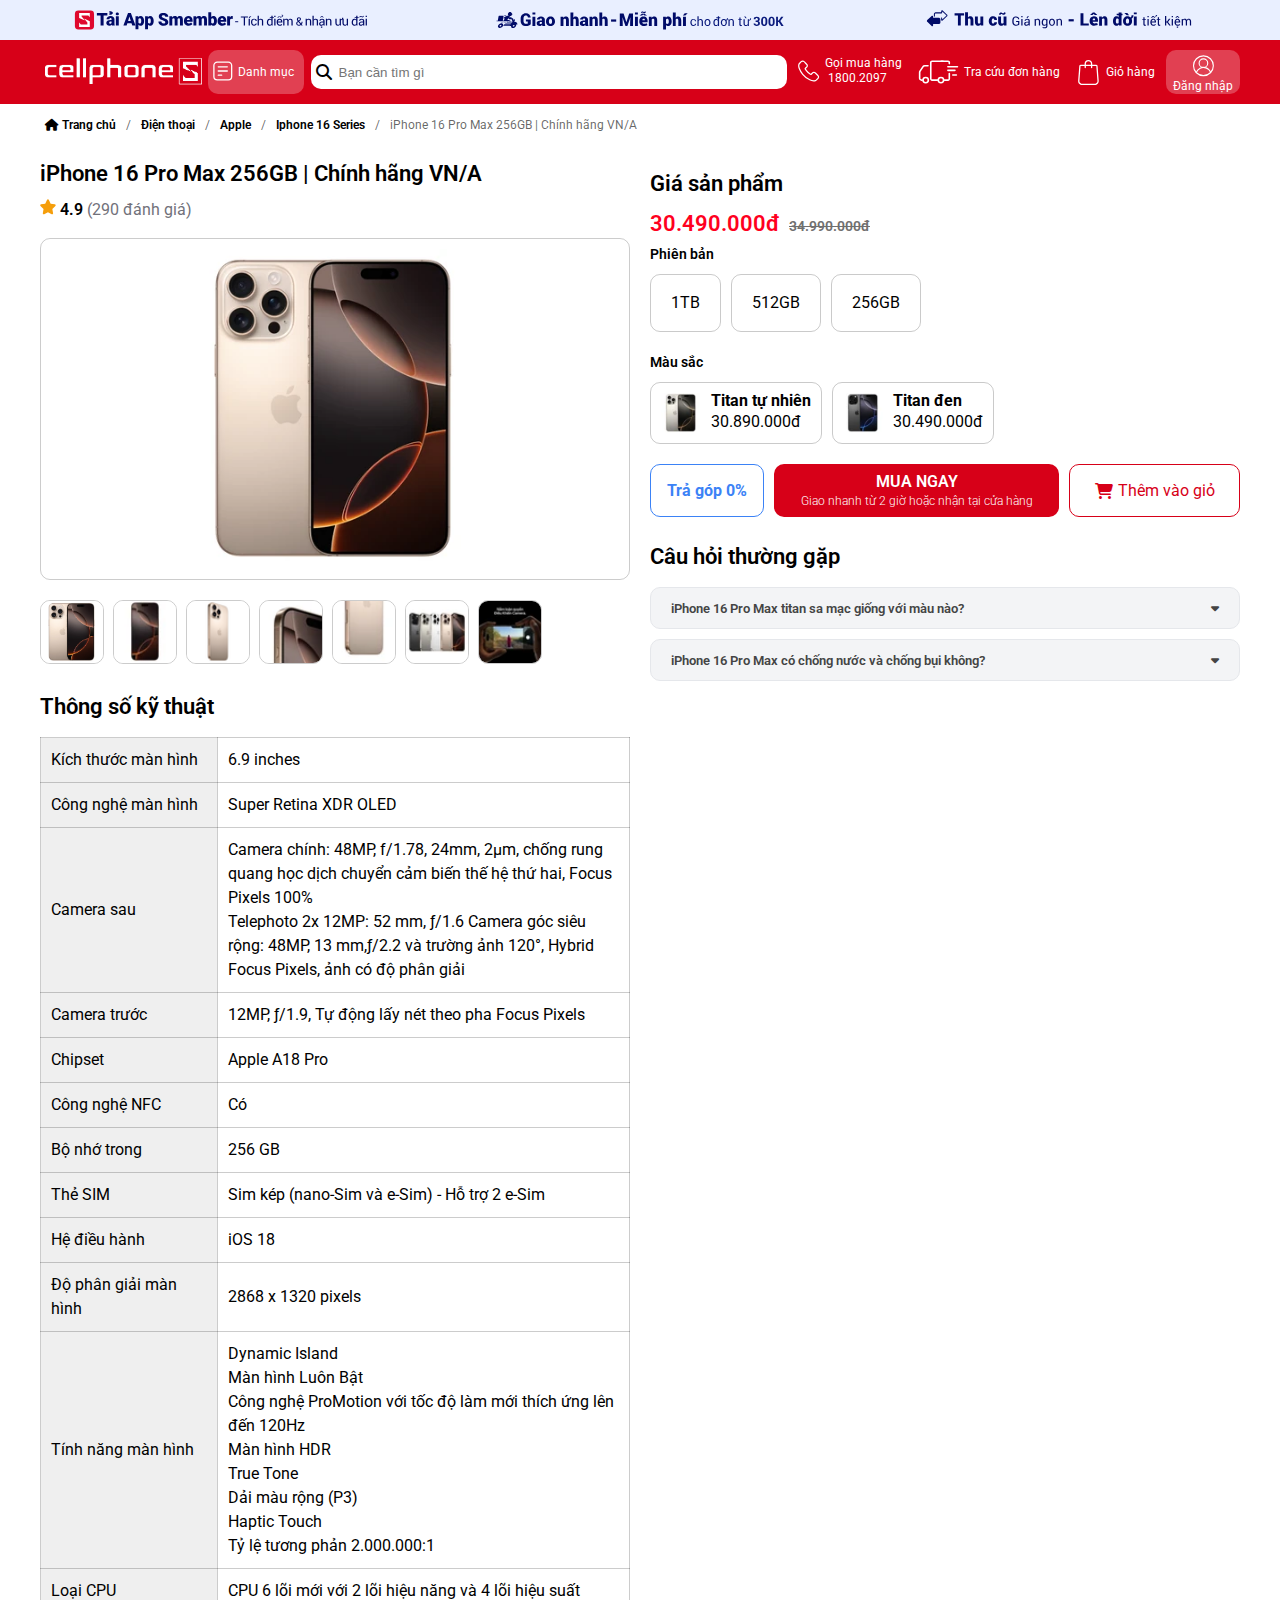
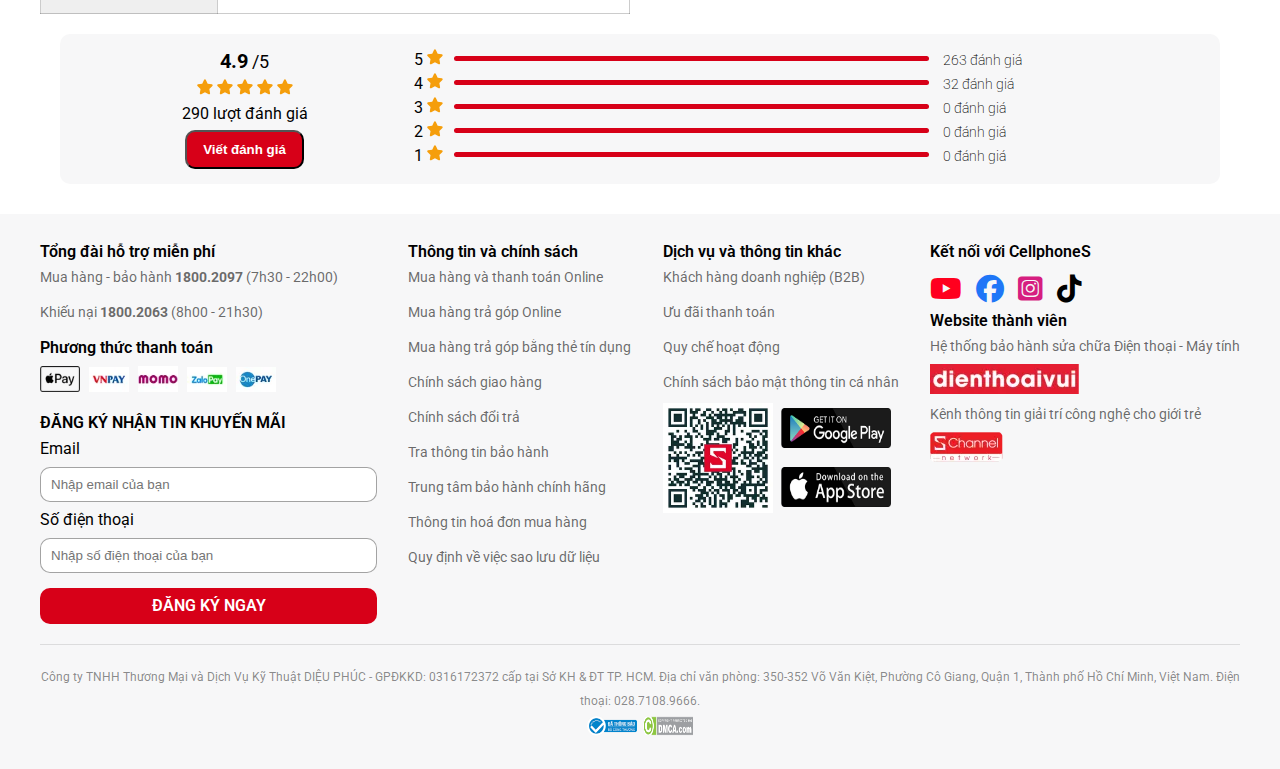
<file: phone-detail.html>
<!DOCTYPE html>
<html lang="vi">
  <head>
    <meta charset="UTF-8" />
    <meta name="viewport" content="width=device-width, initial-scale=1.0" />
    <!-- reset css -->
    <link rel="stylesheet" href="./css/reset.css" />

    <!-- embed fonts -->
    <link rel="preconnect" href="https://fonts.googleapis.com" />
    <link rel="preconnect" href="https://fonts.gstatic.com" crossorigin />
    <link
      href="https://fonts.googleapis.com/css2?family=Roboto:ital,wght@0,100..900;1,100..900&display=swap"
      rel="stylesheet"
    />

    <!-- embed font icon -->
    <link
      rel="stylesheet"
      href="https://cdnjs.cloudflare.com/ajax/libs/font-awesome/6.7.2/css/all.min.css"
    />

    <!-- styles -->
    <link rel="stylesheet" href="./css/phone-detail.css" />
    <title>Document</title>
  </head>

  <body>
    <!-- header -->
    <header class="header fixed">
      <!-- head-top -->
      <div class="head-top">
        <div class="main-content">
          <div class="body">
            <!-- banner1 -->
            <a href="">
              <img
                src="./img/header/Top banner_Smember.svg"
                alt="Top banner_Smember"
              />
            </a>

            <!-- banner2 -->
            <a href="">
              <img
                src="./img/header/Top banner_Giao hang.svg"
                alt="Top banner_Giao hang"
              />
            </a>

            <!-- banner3 -->
            <a href="">
              <img
                src="./img/header/Top banner_Thu cu.svg"
                alt="Top banner_Thu cu"
              />
            </a>
          </div>
        </div>
      </div>

      <!-- nav -->
      <div class="nav">
        <div class="main-content">
          <div class="body">
            <!-- logo -->
            <div class="logo">
              <a href="">
                <img src="./img/header/logo.png" alt="logo" />
              </a>
            </div>

            <!-- category -->
            <div class="item category">
              <div class="icon">
                <a href="">
                  <img src="./icon/category.svg" alt="category" />
                </a>
              </div>
              <p>Danh mục</p>
            </div>

            <!-- search bar -->
            <div class="item search-bar">
              <i class="fa-solid fa-magnifying-glass"></i>
              <input
                type="text"
                name="txt-search-bar"
                placeholder="Bạn cần tìm gì"
              />
            </div>

            <!-- call -->
            <div class="item call hover">
              <div class="icon">
                <img src="./icon/call.svg" alt="call" />
              </div>
              <p>
                Gọi mua hàng <br />
                <span>1800.2097</span>
              </p>
            </div>

            <!-- order lookup -->
            <div class="item order-lookup hover">
              <img
                src="./icon/order-lookup.svg"
                alt="order-lookup"
                class="icon"
              />
              <p>Tra cứu đơn hàng</p>
            </div>

            <!-- cart -->
            <div class="item cart hover">
              <img src="./icon/cart.svg" alt="cart" class="icon" />
              <p>Giỏ hàng</p>
            </div>

            <!-- signin -->
            <div class="sign-in">
              <div class="icon">
                <img src="./icon/user.svg" alt="sign-in" />
              </div>
              <p>Đăng nhập</p>
            </div>
          </div>
        </div>
      </div>
    </header>

    <!-- main -->
    <main class="main">
      <!-- breadcrumb-nav -->
      <div class="bgc-breadcrumb">
        <div class="main-content">
          <ul class="breadcrumb fixed">
            <li>
              <a href="./index.html">
                <i class="fa-sharp fa-solid fa-house"></i>
                Trang chủ
              </a>
            </li>
            <li>/</li>
            <li><a>Điện thoại</a></li>
            <li>/</li>
            <li><a>Apple</a></li>
            <li>/</li>
            <li><a>Iphone 16 Series</a></li>
            <li>/</li>
            <li>iPhone 16 Pro Max 256GB | Chính hãng VN/A</li>
          </ul>
        </div>
      </div>

      <!-- phone-detail -->
      <div class="phone-detail">
        <div class="main-content">
          <div class="detail-container">
            <!-- detail-left -->
            <div class="detail-left">
              <p class="heading2">iPhone 16 Pro Max 256GB | Chính hãng VN/A</p>

              <!-- rating -->
              <div class="rating">
                <img src="./icon/star.svg" alt="" class="star" />
                <strong>4.9</strong>
                <em>(290 đánh giá)</em>
              </div>

              <!-- main-img -->
              <div class="main-img">
                <img src="./img/phone-detail/main-img.webp" alt="" />
              </div>

              <!-- sub-imgs -->
              <div class="sub-imgs">
                <img src="./img/phone-detail/main-img.webp" alt="" />
                <img src="./img/phone-detail/2.webp" alt="" />
                <img src="./img/phone-detail/3.png" alt="" />
                <img src="./img/phone-detail/4.webp" alt="" />
                <img src="./img/phone-detail/5.webp" alt="" />
                <img src="./img/phone-detail/6.webp" alt="" />
                <img src="./img/phone-detail/7.webp" alt="" />
              </div>

              <!-- tech-specs -->
              <div class="tech-specs">
                <p class="heading2">Thông số kỹ thuật</p>
                <table>
                  <tr>
                    <td>Kích thước màn hình</td>
                    <td>6.9 inches</td>
                  </tr>
                  <tr>
                    <td>Công nghệ màn hình</td>
                    <td>Super Retina XDR OLED</td>
                  </tr>
                  <tr>
                    <td>Camera sau</td>
                    <td>
                      Camera chính: 48MP, f/1.78, 24mm, 2µm, chống rung quang
                      học dịch chuyển cảm biến thế hệ thứ hai, Focus Pixels 100%
                      <br />
                      Telephoto 2x 12MP: 52 mm, ƒ/1.6 Camera góc siêu rộng:
                      48MP, 13 mm,ƒ/2.2 và trường ảnh 120°, Hybrid Focus Pixels,
                      ảnh có độ phân giải
                    </td>
                  </tr>
                  <tr>
                    <td>Camera trước</td>
                    <td>12MP, ƒ/1.9, Tự động lấy nét theo pha Focus Pixels</td>
                  </tr>
                  <tr>
                    <td>Chipset</td>
                    <td>Apple A18 Pro</td>
                  </tr>
                  <tr>
                    <td>Công nghệ NFC</td>
                    <td>Có</td>
                  </tr>
                  <tr>
                    <td>Bộ nhớ trong</td>
                    <td>256 GB</td>
                  </tr>
                  <tr>
                    <td>Thẻ SIM</td>
                    <td>Sim kép (nano-Sim và e-Sim) - Hỗ trợ 2 e-Sim</td>
                  </tr>
                  <tr>
                    <td>Hệ điều hành</td>
                    <td>iOS 18</td>
                  </tr>
                  <tr>
                    <td>Độ phân giải màn hình</td>
                    <td>2868 x 1320 pixels</td>
                  </tr>
                  <tr>
                    <td>Tính năng màn hình</td>
                    <td>
                      Dynamic Island <br />
                      Màn hình Luôn Bật <br />
                      Công nghệ ProMotion với tốc độ làm mới thích ứng lên đến
                      120Hz <br />
                      Màn hình HDR <br />
                      True Tone <br />
                      Dải màu rộng (P3) <br />
                      Haptic Touch <br />
                      Tỷ lệ tương phản 2.000.000:1
                    </td>
                  </tr>
                  <tr>
                    <td>Loại CPU</td>
                    <td>
                      CPU 6 lõi mới với 2 lõi hiệu năng và 4 lõi hiệu suất
                    </td>
                  </tr>
                </table>
              </div>
            </div>

            <!-- detail-right -->
            <div class="detail-right">
              <!-- price -->
              <div class="prod-price">
                <p class="heading2">Giá sản phẩm</p>
                <strong class="heading2">30.490.000đ</strong>
                <em class="price-through">34.990.000đ</em>
              </div>

              <!-- version -->
              <div class="version">
                <p class="heading3">Phiên bản</p>
                <ul>
                  <li>
                    <a href="">1TB</a>
                  </li>
                  <li>
                    <a href="">512GB</a>
                  </li>
                  <li>
                    <a href="">256GB</a>
                  </li>
                </ul>
              </div>

              <!-- prod-color -->
              <p class="heading3 color">Màu sắc</p>
              <div class="color-list">
                <!-- color 1 -->
                <div class="color">
                  <img src="./img/phone-detail/color/1.webp" alt="" />
                  <div class="info">
                    <p class="title">Titan tự nhiên</p>
                    <p class="desc">30.890.000đ</p>
                  </div>
                </div>

                <!-- color 2 -->
                <div class="color">
                  <img src="./img/phone-detail/color/2.webp" alt="" />
                  <div class="info">
                    <p class="title">Titan đen</p>
                    <p class="desc">30.490.000đ</p>
                  </div>
                </div>
              </div>

              <!-- cta-group -->
              <div class="cta-group">
                <div class="buy-on-instal">
                  <p>Trả góp 0%</p>
                </div>

                <div class="btn buy-now">
                  <p class="title">MUA NGAY</p>
                  <p class="desc">Giao nhanh từ 2 giờ hoặc nhận tại cửa hàng</p>
                </div>

                <div class="add-cart">
                  <i class="fa-solid fa-cart-shopping"></i>
                  <span>Thêm vào giỏ</span>
                </div>
              </div>

              <!-- FAQ -->
              <div class="FAQ">
                <p class="heading2">Câu hỏi thường gặp</p>
                <p class="btn-link">
                  iPhone 16 Pro Max titan sa mạc giống với màu nào?
                  <i class="fa-solid fa-caret-down"></i>
                </p>
                <p class="btn-link">
                  iPhone 16 Pro Max có chống nước và chống bụi không?
                  <i class="fa-solid fa-caret-down"></i>
                </p>
              </div>
            </div>
          </div>
        </div>
      </div>

      <!-- review -->
      <div class="review">
        <div class="main-content">
          <div class="body">
            <!-- review left -->
            <div class="review-left">
              <strong>4.9</strong>
              <em>/5</em>

              <div class="star">
                <img src="./icon/star.svg" alt="" />
                <img src="./icon/star.svg" alt="" />
                <img src="./icon/star.svg" alt="" />
                <img src="./icon/star.svg" alt="" />
                <img src="./icon/star.svg" alt="" />
              </div>
              <p>290 lượt đánh giá</p>

              <button class="btn">Viết đánh giá</button>
            </div>

            <!-- review right -->
            <div class="review-right">
              <p>
                5 <img src="./icon/star.svg" alt="" /><span>263 đánh giá</span>
              </p>
              <p>
                4 <img src="./icon/star.svg" alt="" /><span>32 đánh giá</span>
              </p>
              <p>
                3 <img src="./icon/star.svg" alt="" /><span>0 đánh giá</span>
              </p>
              <p>
                2 <img src="./icon/star.svg" alt="" /><span>0 đánh giá</span>
              </p>
              <p>
                1 <img src="./icon/star.svg" alt="" /><span>0 đánh giá</span>
              </p>
            </div>
          </div>
        </div>
      </div>
    </main>

    <!-- footer -->
    <footer class="footer">
      <div class="main-content">
        <!-- top footer -->
        <div class="footer-top">
          <!-- column 1 -->
          <div class="column">
            <h4 class="head-foot">Tổng đài hỗ trợ miễn phí</h4>
            <ul>
              <li>
                <a href="" class="btn-policy">
                  Mua hàng - bảo hành <strong>1800.2097</strong> (7h30 - 22h00)
                </a>
              </li>
              <li>
                <a href="" class="btn-policy">
                  Khiếu nại <strong>1800.2063</strong> (8h00 - 21h30)
                </a>
              </li>
              <h3 class="head-foot">Phương thức thanh toán</h3>

              <div class="pay-method-imgs">
                <a href="" class="btn-policy">
                  <img src="./img/footer/applepay.webp" class="pay-img" />
                </a>
                <a href="" class="btn-policy">
                  <img src="./img/footer/vnpay.webp" alt="" class="pay-img" />
                </a>
                <a href="" class="btn-policy">
                  <img src="./img/footer/momo.webp" alt="" class="pay-img" />
                </a>
                <a href="" class="btn-policy">
                  <img src="./img/footer/zalopa.webp" alt="" class="pay-img" />
                </a>
                <a href="" class="btn-policy">
                  <img src="./img/footer/onepay.webp" alt="" class="pay-img" />
                </a>
              </div>
            </ul>

            <h3 class="head-foot regis-mews">ĐĂNG KÝ NHẬN TIN KHUYẾN MÃI</h3>
            <h4 class="h4-footer">Email</h4>
            <input
              type="text"
              name="txt_email"
              id="inp-footer"
              placeholder="Nhập email của bạn"
            />
            <h4 class="h4-footer">Số điện thoại</h4>
            <input
              type="text"
              name="txt_email"
              id="inp-footer"
              placeholder="Nhập số điện thoại của bạn"
            />

            <!-- btn-regis -->
            <a href="" class="btn btn-regis">ĐĂNG KÝ NGAY</a>
          </div>

          <!-- column 2 -->
          <div class="column">
            <h4 class="head-foot">Thông tin và chính sách</h4>
            <ul>
              <li>
                <a href="" class="btn-policy">Mua hàng và thanh toán Online</a>
              </li>
              <li>
                <a href="" class="btn-policy">Mua hàng trả góp Online</a>
              </li>
              <li>
                <a href="" class="btn-policy"
                  >Mua hàng trả góp bằng thẻ tín dụng</a
                >
              </li>
              <li>
                <a href="" class="btn-policy">Chính sách giao hàng</a>
              </li>
              <li>
                <a href="" class="btn-policy">Chính sách đổi trả</a>
              </li>
              <li>
                <a href="" class="btn-policy">Tra thông tin bảo hành</a>
              </li>
              <li>
                <a href="" class="btn-policy">Trung tâm bảo hành chính hãng</a>
              </li>
              <li>
                <a href="" class="btn-policy">Thông tin hoá đơn mua hàng</a>
              </li>
              <li>
                <a href="" class="btn-policy"
                  >Quy định về việc sao lưu dữ liệu
                </a>
              </li>
            </ul>
          </div>

          <!-- column 3 -->
          <div class="column">
            <h4 class="head-foot">Dịch vụ và thông tin khác</h4>
            <ul>
              <li>
                <a href="" class="btn-policy">Khách hàng doanh nghiệp (B2B)</a>
              </li>
              <li>
                <a href="" class="btn-policy">Ưu đãi thanh toán</a>
              </li>
              <li>
                <a href="" class="btn-policy">Quy chế hoạt động</a>
              </li>
              <li>
                <a href="" class="btn-policy"
                  >Chính sách bảo mật thông tin cá nhân</a
                >
              </li>
            </ul>

            <div class="qr-ch-at">
              <div class="qr">
                <img src="./img/footer/qr.webp" alt="" />
              </div>
              <div class="ch-at">
                <div class="ch">
                  <img src="./img/footer/ftch.png" alt="" />
                  <div class="at">
                    <img src="./img/footer/ftap.png" alt="" />
                  </div>
                </div>
              </div>
            </div>
          </div>

          <!-- column 4 -->
          <div class="column">
            <h4 class="head-foot">Kết nối với CellphoneS</h4>
            <div class="btn-socials">
              <a href=""><i class="fa-brands fa-youtube"></i></a>
              <a href=""><i class="fa-brands fa-facebook"></i></a>
              <a href=""><i class="fa-brands fa-square-instagram"></i></a>
              <a href=""><i class="fa-brands fa-tiktok"></i></a>
            </div>
            <h4 class="head-foot">Website thành viên</h4>
            <ul>
              <li class="title-foot">
                Hệ thống bảo hành sửa chữa Điện thoại - Máy tính
              </li>
              <li>
                <a href="">
                  <img
                    src="./img/footer/dienthoaivui.webp"
                    alt=""
                    class="dtv"
                  />
                </a>
              </li>
              <li class="title-foot">
                Kênh thông tin giải trí công nghệ cho giới trẻ
              </li>
              <li>
                <a href=""
                  ><img
                    class="schannel"
                    src="./img/footer/schannel.webp"
                    alt=""
                /></a>
              </li>
            </ul>
          </div>
        </div>

        <!-- bottom-footer -->
        <div class="footer-bot">
          <p class="title-foot-bot">
            Công ty TNHH Thương Mại và Dịch Vụ Kỹ Thuật DIỆU PHÚC - GPĐKKD:
            0316172372 cấp tại Sở KH & ĐT TP. HCM. Địa chỉ văn phòng: 350-352 Võ
            Văn Kiệt, Phường Cô Giang, Quận 1, Thành phố Hồ Chí Minh, Việt Nam.
            Điện thoại: 028.7108.9666.
          </p>
          <div class="algin">
            <img src="./img/footer/ftbct.png" alt="" />
            <img src="./img/footer/dmca.png" alt="" />
          </div>
        </div>
      </div>
    </footer>
  </body>
</html>
</file>
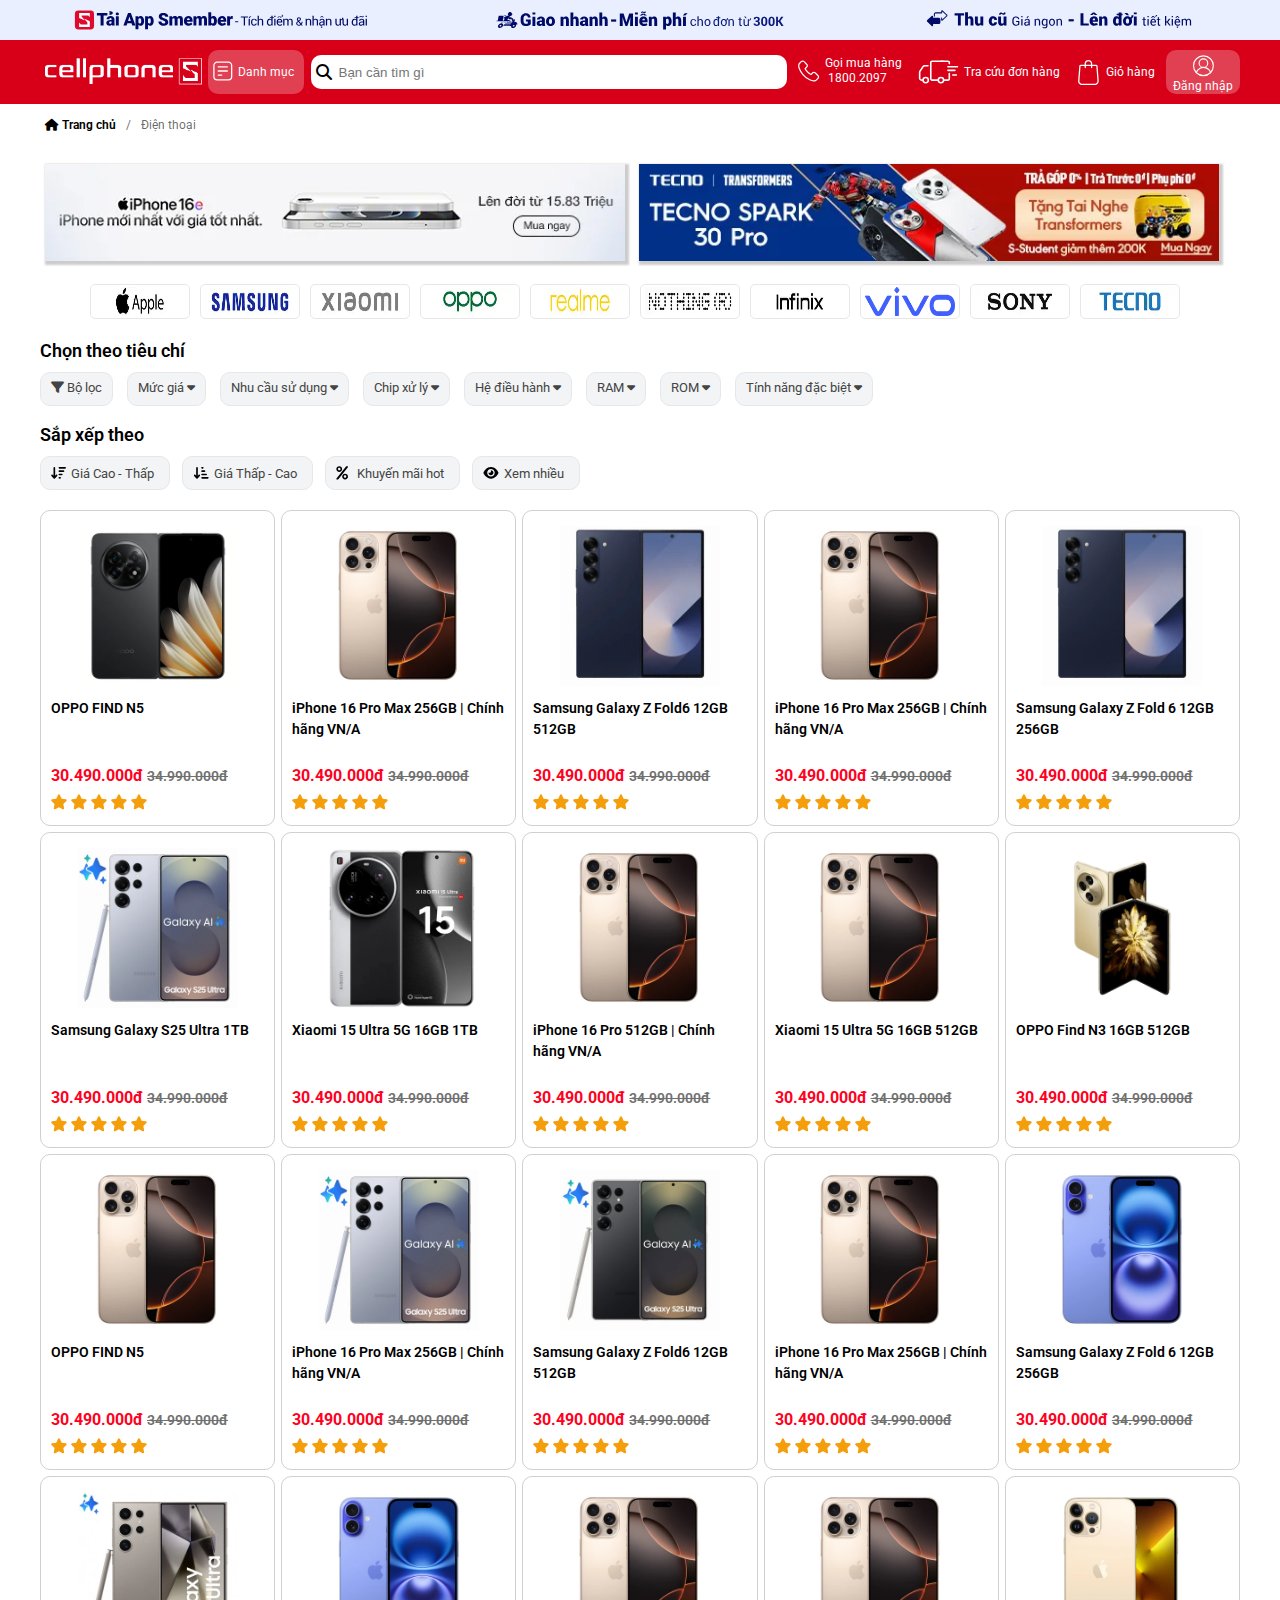
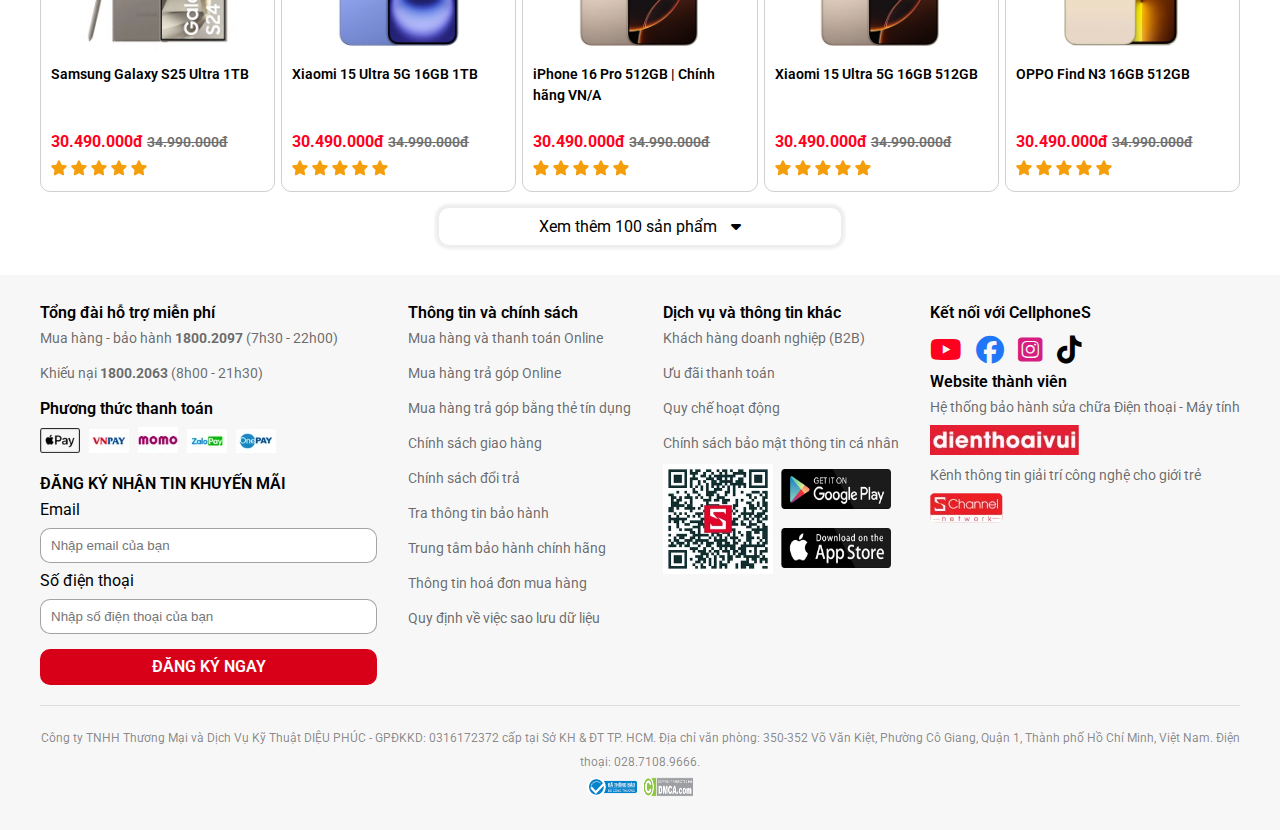
<file: phones-list.html>
<!DOCTYPE html>
<html lang="vi">
  <head>
    <meta charset="UTF-8" />
    <meta name="viewport" content="width=device-width, initial-scale=1.0" />
    <!-- reset css -->
    <link rel="stylesheet" href="./css/reset.css" />

    <!-- embed fonts -->
    <link rel="preconnect" href="https://fonts.googleapis.com" />
    <link rel="preconnect" href="https://fonts.gstatic.com" crossorigin />
    <link
      href="https://fonts.googleapis.com/css2?family=Roboto:ital,wght@0,100..900;1,100..900&display=swap"
      rel="stylesheet"
    />

    <!-- embed font icon -->
    <link
      rel="stylesheet"
      href="https://cdnjs.cloudflare.com/ajax/libs/font-awesome/6.7.2/css/all.min.css"
    />

    <!-- styles -->
    <link rel="stylesheet" href="./css/phones-list.css" />
    <title>Document</title>
  </head>

  <body>
    <!-- header -->
    <header class="header fixed">
      <!-- head-top -->
      <div class="head-top">
        <div class="main-content">
          <div class="body">
            <!-- banner1 -->
            <a href="">
              <img
                src="./img/header/Top banner_Smember.svg"
                alt="Top banner_Smember"
              />
            </a>

            <!-- banner2 -->
            <a href="">
              <img
                src="./img/header/Top banner_Giao hang.svg"
                alt="Top banner_Giao hang"
              />
            </a>

            <!-- banner3 -->
            <a href="">
              <img
                src="./img/header/Top banner_Thu cu.svg"
                alt="Top banner_Thu cu"
              />
            </a>
          </div>
        </div>
      </div>

      <!-- nav -->
      <div class="nav">
        <div class="main-content">
          <div class="body">
            <!-- logo -->
            <div class="logo">
              <a href="">
                <img src="./img/header/logo.png" alt="logo" />
              </a>
            </div>

            <!-- category -->
            <div class="item category">
              <div class="icon">
                <a href="">
                  <img src="./icon/category.svg" alt="category" />
                </a>
              </div>
              <p>Danh mục</p>
            </div>

            <!-- search bar -->
            <div class="item search-bar">
              <i class="fa-solid fa-magnifying-glass"></i>
              <input
                type="text"
                name="txt-search-bar"
                placeholder="Bạn cần tìm gì"
              />
            </div>

            <!-- call -->
            <div class="item call hover">
              <div class="icon">
                <img src="./icon/call.svg" alt="call" />
              </div>
              <p>
                Gọi mua hàng <br />
                <span>1800.2097</span>
              </p>
            </div>

            <!-- order lookup -->
            <div class="item order-lookup hover">
              <img
                src="./icon/order-lookup.svg"
                alt="order-lookup"
                class="icon"
              />
              <p>Tra cứu đơn hàng</p>
            </div>

            <!-- cart -->
            <div class="item cart hover">
              <img src="./icon/cart.svg" alt="cart" class="icon" />
              <p>Giỏ hàng</p>
            </div>

            <!-- signin -->
            <div class="sign-in">
              <div class="icon">
                <img src="./icon/user.svg" alt="sign-in" />
              </div>
              <p>Đăng nhập</p>
            </div>
          </div>
        </div>
      </div>
    </header>

    <!-- main -->
    <main class="main">
      <!-- breadcrumb-nav -->
      <div class="bgc-breadcrumb">
        <div class="main-content">
          <ul class="breadcrumb fixed">
            <li>
              <a href="./index.html">
                <i class="fa-sharp fa-solid fa-house"></i>
                Trang chủ
              </a>
            </li>
            <li>/</li>
            <li>Điện thoại</li>
          </ul>
        </div>
      </div>

      <!-- banner -->
      <div class="banner">
        <div class="main-content">
          <div class="body">
            <img src="./img/phones-list/banner1.webp" alt="" />
            <img src="./img/phones-list/banner2.webp" alt="" />
          </div>
        </div>
      </div>

      <!-- brand-nav -->
      <div class="brand-nav">
        <div class="main-content">
          <div class="body">
            <a href="">
              <img src="./img/phones-list/apple.webp" alt="" />
            </a>
            <a href="">
              <img src="./img/phones-list/samsung.webp" alt="" />
            </a>
            <a href="">
              <img src="./img/phones-list/xiaomi.webp" alt="" />
            </a>
            <a href="">
              <img src="./img/phones-list/oppo.webp" alt="" />
            </a>
            <a href="">
              <img src="./img/phones-list/realme.webp" alt="" />
            </a>
            <a href="">
              <img src="./img/phones-list/nothing.webp" alt="" />
            </a>
            <a href="">
              <img src="./img/phones-list/infinix.webp" alt="" />
            </a>
            <a href="">
              <img src="./img/phones-list/vivo.webp" alt="" />
            </a>
            <a href="">
              <img src="./img/phones-list/sony.webp" alt="" />
            </a>
            <a href="">
              <img src="./img/phones-list/tecno.webp" alt="" />
            </a>
          </div>
        </div>
      </div>

      <!-- filter -->
      <div class="filter">
        <div class="main-content">
          <p class="heading3">Chọn theo tiêu chí</p>
          <div class="set-filter">
            <a href="" class="btn-link">
              <i class="fa-solid fa-filter"></i>
              Bộ lọc
            </a>
            <a href="" class="btn-link"
              >Mức giá <i class="fa-solid fa-caret-down"></i>
            </a>
            <a href="" class="btn-link"
              >Nhu cầu sử dụng <i class="fa-solid fa-caret-down"></i>
            </a>
            <a href="" class="btn-link"
              >Chip xử lý <i class="fa-solid fa-caret-down"></i>
            </a>
            <a href="" class="btn-link"
              >Hệ điều hành <i class="fa-solid fa-caret-down"></i>
            </a>
            <a href="" class="btn-link"
              >RAM <i class="fa-solid fa-caret-down"></i>
            </a>
            <a href="" class="btn-link"
              >ROM <i class="fa-solid fa-caret-down"></i>
            </a>
            <a href="" class="btn-link"
              >Tính năng đặc biệt <i class="fa-solid fa-caret-down"></i>
            </a>
          </div>

          <!-- sort -->
          <p class="heading3 sort">Sắp xếp theo</p>
          <div class="sort">
            <a href="" class="btn-link">
              <div class="icon"><img src="./icon/giamdan.svg" alt="" /></div>
              <span>Giá Cao - Thấp</span>
            </a>
            <a href="" class="btn-link">
              <div><img src="./icon/tangdan.svg" alt="" /></div>
              <span>Giá Thấp - Cao</span>
            </a>
            <a href="" class="btn-link">
              <div><img src="./icon/km.svg" alt="" /></div>
              <span>Khuyến mãi hot</span>
            </a>
            <a href="" class="btn-link">
              <div><img src="./icon/seemost.svg" alt="" /></div>
              <span>Xem nhiều</span>
            </a>
          </div>
        </div>
      </div>

      <!-- phone-list -->
      <div class="phone-list">
        <div class="main-content">
          <div class="body">
            <!-- row 1 -->
            <!-- item 1 -->
            <div class="item">
              <a href="">
                <img
                  class="thumb"
                  src="./img/phones-list/1.webp"
                  alt="iphone-16-pro-max"
                />

                <div class="info-phone">
                  <div class="name-product">
                    <h3 class="heading3 line-clamp line-3">OPPO FIND N5</h3>
                  </div>

                  <strong class="price">30.490.000đ</strong>
                  <span class="price-through">34.990.000đ</span>

                  <div class="rating">
                    <img src="./icon/star.svg" alt="" />
                    <img src="./icon/star.svg" alt="" />
                    <img src="./icon/star.svg" alt="" />
                    <img src="./icon/star.svg" alt="" />
                    <img src="./icon/star.svg" alt="" />
                  </div>
                </div>
              </a>
            </div>

            <!-- item 2 -->
            <div class="item">
              <a href="">
                <img
                  class="thumb"
                  src="./img/phones-list/2.webp"
                  alt="iphone-16-pro-max"
                />

                <div class="info-phone">
                  <div class="name-product">
                    <h3 class="heading3 line-clamp line-3">
                      iPhone 16 Pro Max 256GB | Chính hãng VN/A
                    </h3>
                  </div>

                  <strong class="price">30.490.000đ</strong>
                  <span class="price-through">34.990.000đ</span>

                  <div class="rating">
                    <img src="./icon/star.svg" alt="" />
                    <img src="./icon/star.svg" alt="" />
                    <img src="./icon/star.svg" alt="" />
                    <img src="./icon/star.svg" alt="" />
                    <img src="./icon/star.svg" alt="" />
                  </div>
                </div>
              </a>
            </div>

            <!-- item 3 -->
            <div class="item">
              <a href="">
                <img
                  class="thumb"
                  src="./img/phones-list/3.webp"
                  alt="iphone-16-pro-max"
                />

                <div class="info-phone">
                  <div class="name-product">
                    <h3 class="heading3 line-clamp line-3">
                      Samsung Galaxy Z Fold6 12GB 512GB
                    </h3>
                  </div>

                  <strong class="price">30.490.000đ</strong>
                  <span class="price-through">34.990.000đ</span>

                  <div class="rating">
                    <img src="./icon/star.svg" alt="" />
                    <img src="./icon/star.svg" alt="" />
                    <img src="./icon/star.svg" alt="" />
                    <img src="./icon/star.svg" alt="" />
                    <img src="./icon/star.svg" alt="" />
                  </div>
                </div>
              </a>
            </div>

            <!-- item 4 -->
            <div class="item">
              <a href="">
                <img
                  class="thumb"
                  src="./img/phones-list/4.webp"
                  alt="iphone-16-pro-max"
                />

                <div class="info-phone">
                  <div class="name-product">
                    <h3 class="heading3 line-clamp line-3">
                      iPhone 16 Pro Max 256GB | Chính hãng VN/A
                    </h3>
                  </div>

                  <strong class="price">30.490.000đ</strong>
                  <span class="price-through">34.990.000đ</span>

                  <div class="rating">
                    <img src="./icon/star.svg" alt="" />
                    <img src="./icon/star.svg" alt="" />
                    <img src="./icon/star.svg" alt="" />
                    <img src="./icon/star.svg" alt="" />
                    <img src="./icon/star.svg" alt="" />
                  </div>
                </div>
              </a>
            </div>

            <!-- item 5 -->
            <div class="item">
              <a href="">
                <img
                  class="thumb"
                  src="./img/phones-list/5.webp"
                  alt="iphone-16-pro-max"
                />

                <div class="info-phone">
                  <div class="name-product">
                    <h3 class="heading3 line-clamp line-3">
                      Samsung Galaxy Z Fold 6 12GB 256GB
                    </h3>
                  </div>

                  <strong class="price">30.490.000đ</strong>
                  <span class="price-through">34.990.000đ</span>

                  <div class="rating">
                    <img src="./icon/star.svg" alt="" />
                    <img src="./icon/star.svg" alt="" />
                    <img src="./icon/star.svg" alt="" />
                    <img src="./icon/star.svg" alt="" />
                    <img src="./icon/star.svg" alt="" />
                  </div>
                </div>
              </a>
            </div>

            <!-- row 2 -->
            <!-- item 6 -->
            <div class="item">
              <a href="">
                <img
                  class="thumb"
                  src="./img/phones-list/6.webp"
                  alt="iphone-16-pro-max"
                />

                <div class="info-phone">
                  <div class="name-product">
                    <h3 class="heading3 line-clamp line-3">
                      Samsung Galaxy S25 Ultra 1TB
                    </h3>
                  </div>

                  <strong class="price">30.490.000đ</strong>
                  <span class="price-through">34.990.000đ</span>

                  <div class="rating">
                    <img src="./icon/star.svg" alt="" />
                    <img src="./icon/star.svg" alt="" />
                    <img src="./icon/star.svg" alt="" />
                    <img src="./icon/star.svg" alt="" />
                    <img src="./icon/star.svg" alt="" />
                  </div>
                </div>
              </a>
            </div>

            <!-- item 7 -->
            <div class="item">
              <a href="">
                <img class="thumb" src="./img/phones-list/7.webp" alt="" />

                <div class="info-phone">
                  <div class="name-product">
                    <h3 class="heading3 line-clamp line-3">
                      Xiaomi 15 Ultra 5G 16GB 1TB
                    </h3>
                  </div>

                  <strong class="price">30.490.000đ</strong>
                  <span class="price-through">34.990.000đ</span>

                  <div class="rating">
                    <img src="./icon/star.svg" alt="" />
                    <img src="./icon/star.svg" alt="" />
                    <img src="./icon/star.svg" alt="" />
                    <img src="./icon/star.svg" alt="" />
                    <img src="./icon/star.svg" alt="" />
                  </div>
                </div>
              </a>
            </div>

            <!-- item 8 -->
            <div class="item">
              <a href="">
                <img
                  class="thumb"
                  src="./img/phones-list/8.webp"
                  alt="iphone-16-pro-max"
                />

                <div class="info-phone">
                  <div class="name-product">
                    <h3 class="heading3 line-clamp line-3">
                      iPhone 16 Pro 512GB | Chính hãng VN/A
                    </h3>
                  </div>

                  <strong class="price">30.490.000đ</strong>
                  <span class="price-through">34.990.000đ</span>

                  <div class="rating">
                    <img src="./icon/star.svg" alt="" />
                    <img src="./icon/star.svg" alt="" />
                    <img src="./icon/star.svg" alt="" />
                    <img src="./icon/star.svg" alt="" />
                    <img src="./icon/star.svg" alt="" />
                  </div>
                </div>
              </a>
            </div>

            <!-- item 9 -->
            <div class="item">
              <a href="">
                <img
                  class="thumb"
                  src="./img/phones-list/4.webp"
                  alt="iphone-16-pro-max"
                />

                <div class="info-phone">
                  <div class="name-product">
                    <h3 class="heading3 line-clamp line-3">
                      Xiaomi 15 Ultra 5G 16GB 512GB
                    </h3>
                  </div>

                  <strong class="price">30.490.000đ</strong>
                  <span class="price-through">34.990.000đ</span>

                  <div class="rating">
                    <img src="./icon/star.svg" alt="" />
                    <img src="./icon/star.svg" alt="" />
                    <img src="./icon/star.svg" alt="" />
                    <img src="./icon/star.svg" alt="" />
                    <img src="./icon/star.svg" alt="" />
                  </div>
                </div>
              </a>
            </div>

            <!-- item 10 -->
            <div class="item">
              <a href="">
                <img
                  class="thumb"
                  src="./img/phones-list/10.webp"
                  alt="iphone-16-pro-max"
                />

                <div class="info-phone">
                  <div class="name-product">
                    <h3 class="heading3 line-clamp line-3">
                      OPPO Find N3 16GB 512GB
                    </h3>
                  </div>

                  <strong class="price">30.490.000đ</strong>
                  <span class="price-through">34.990.000đ</span>

                  <div class="rating">
                    <img src="./icon/star.svg" alt="" />
                    <img src="./icon/star.svg" alt="" />
                    <img src="./icon/star.svg" alt="" />
                    <img src="./icon/star.svg" alt="" />
                    <img src="./icon/star.svg" alt="" />
                  </div>
                </div>
              </a>
            </div>

            <!-- row 3 -->
            <!-- item 11 -->
            <div class="item">
              <a href="">
                <img
                  class="thumb"
                  src="./img/phones-list/11.webp"
                  alt="iphone-16-pro-max"
                />

                <div class="info-phone">
                  <div class="name-product">
                    <h3 class="heading3 line-clamp line-3">OPPO FIND N5</h3>
                  </div>

                  <strong class="price">30.490.000đ</strong>
                  <span class="price-through">34.990.000đ</span>

                  <div class="rating">
                    <img src="./icon/star.svg" alt="" />
                    <img src="./icon/star.svg" alt="" />
                    <img src="./icon/star.svg" alt="" />
                    <img src="./icon/star.svg" alt="" />
                    <img src="./icon/star.svg" alt="" />
                  </div>
                </div>
              </a>
            </div>

            <!-- item 12 -->
            <div class="item">
              <a href="">
                <img
                  class="thumb"
                  src="./img/phones-list/12.webp"
                  alt="iphone-16-pro-max"
                />

                <div class="info-phone">
                  <div class="name-product">
                    <h3 class="heading3 line-clamp line-3">
                      iPhone 16 Pro Max 256GB | Chính hãng VN/A
                    </h3>
                  </div>

                  <strong class="price">30.490.000đ</strong>
                  <span class="price-through">34.990.000đ</span>

                  <div class="rating">
                    <img src="./icon/star.svg" alt="" />
                    <img src="./icon/star.svg" alt="" />
                    <img src="./icon/star.svg" alt="" />
                    <img src="./icon/star.svg" alt="" />
                    <img src="./icon/star.svg" alt="" />
                  </div>
                </div>
              </a>
            </div>

            <!-- item 13 -->
            <div class="item">
              <a href="">
                <img
                  class="thumb"
                  src="./img/phones-list/13.webp"
                  alt="iphone-16-pro-max"
                />

                <div class="info-phone">
                  <div class="name-product">
                    <h3 class="heading3 line-clamp line-3">
                      Samsung Galaxy Z Fold6 12GB 512GB
                    </h3>
                  </div>

                  <strong class="price">30.490.000đ</strong>
                  <span class="price-through">34.990.000đ</span>

                  <div class="rating">
                    <img src="./icon/star.svg" alt="" />
                    <img src="./icon/star.svg" alt="" />
                    <img src="./icon/star.svg" alt="" />
                    <img src="./icon/star.svg" alt="" />
                    <img src="./icon/star.svg" alt="" />
                  </div>
                </div>
              </a>
            </div>

            <!-- item 14 -->
            <div class="item">
              <a href="">
                <img
                  class="thumb"
                  src="./img/phones-list/14.webp"
                  alt="iphone-16-pro-max"
                />

                <div class="info-phone">
                  <div class="name-product">
                    <h3 class="heading3 line-clamp line-3">
                      iPhone 16 Pro Max 256GB | Chính hãng VN/A
                    </h3>
                  </div>

                  <strong class="price">30.490.000đ</strong>
                  <span class="price-through">34.990.000đ</span>

                  <div class="rating">
                    <img src="./icon/star.svg" alt="" />
                    <img src="./icon/star.svg" alt="" />
                    <img src="./icon/star.svg" alt="" />
                    <img src="./icon/star.svg" alt="" />
                    <img src="./icon/star.svg" alt="" />
                  </div>
                </div>
              </a>
            </div>

            <!-- item 15 -->
            <div class="item">
              <a href="">
                <img
                  class="thumb"
                  src="./img/phones-list/15.webp"
                  alt="iphone-16-pro-max"
                />

                <div class="info-phone">
                  <div class="name-product">
                    <h3 class="heading3 line-clamp line-3">
                      Samsung Galaxy Z Fold 6 12GB 256GB
                    </h3>
                  </div>

                  <strong class="price">30.490.000đ</strong>
                  <span class="price-through">34.990.000đ</span>

                  <div class="rating">
                    <img src="./icon/star.svg" alt="" />
                    <img src="./icon/star.svg" alt="" />
                    <img src="./icon/star.svg" alt="" />
                    <img src="./icon/star.svg" alt="" />
                    <img src="./icon/star.svg" alt="" />
                  </div>
                </div>
              </a>
            </div>

            <!-- row 4 -->
            <!-- item 16 -->
            <div class="item">
              <a href="">
                <img
                  class="thumb"
                  src="./img/phones-list/16.webp"
                  alt="iphone-16-pro-max"
                />

                <div class="info-phone">
                  <div class="name-product">
                    <h3 class="heading3 line-clamp line-3">
                      Samsung Galaxy S25 Ultra 1TB
                    </h3>
                  </div>

                  <strong class="price">30.490.000đ</strong>
                  <span class="price-through">34.990.000đ</span>

                  <div class="rating">
                    <img src="./icon/star.svg" alt="" />
                    <img src="./icon/star.svg" alt="" />
                    <img src="./icon/star.svg" alt="" />
                    <img src="./icon/star.svg" alt="" />
                    <img src="./icon/star.svg" alt="" />
                  </div>
                </div>
              </a>
            </div>

            <!-- item 17 -->
            <div class="item">
              <a href="">
                <img class="thumb" src="./img/phones-list/17.webp" alt="" />

                <div class="info-phone">
                  <div class="name-product">
                    <h3 class="heading3 line-clamp line-3">
                      Xiaomi 15 Ultra 5G 16GB 1TB
                    </h3>
                  </div>

                  <strong class="price">30.490.000đ</strong>
                  <span class="price-through">34.990.000đ</span>

                  <div class="rating">
                    <img src="./icon/star.svg" alt="" />
                    <img src="./icon/star.svg" alt="" />
                    <img src="./icon/star.svg" alt="" />
                    <img src="./icon/star.svg" alt="" />
                    <img src="./icon/star.svg" alt="" />
                  </div>
                </div>
              </a>
            </div>

            <!-- item 18 -->
            <div class="item">
              <a href="">
                <img
                  class="thumb"
                  src="./img/phones-list/18.webp"
                  alt="iphone-16-pro-max"
                />

                <div class="info-phone">
                  <div class="name-product">
                    <h3 class="heading3 line-clamp line-3">
                      iPhone 16 Pro 512GB | Chính hãng VN/A
                    </h3>
                  </div>

                  <strong class="price">30.490.000đ</strong>
                  <span class="price-through">34.990.000đ</span>

                  <div class="rating">
                    <img src="./icon/star.svg" alt="" />
                    <img src="./icon/star.svg" alt="" />
                    <img src="./icon/star.svg" alt="" />
                    <img src="./icon/star.svg" alt="" />
                    <img src="./icon/star.svg" alt="" />
                  </div>
                </div>
              </a>
            </div>

            <!-- item 19 -->
            <div class="item">
              <a href="">
                <img
                  class="thumb"
                  src="./img/phones-list/4.webp"
                  alt="iphone-16-pro-max"
                />

                <div class="info-phone">
                  <div class="name-product">
                    <h3 class="heading3 line-clamp line-3">
                      Xiaomi 15 Ultra 5G 16GB 512GB
                    </h3>
                  </div>

                  <strong class="price">30.490.000đ</strong>
                  <span class="price-through">34.990.000đ</span>

                  <div class="rating">
                    <img src="./icon/star.svg" alt="" />
                    <img src="./icon/star.svg" alt="" />
                    <img src="./icon/star.svg" alt="" />
                    <img src="./icon/star.svg" alt="" />
                    <img src="./icon/star.svg" alt="" />
                  </div>
                </div>
              </a>
            </div>

            <!-- item 20 -->
            <div class="item">
              <a href="">
                <img
                  class="thumb"
                  src="./img/phones-list/20.webp"
                  alt="iphone-16-pro-max"
                />

                <div class="info-phone">
                  <div class="name-product">
                    <h3 class="heading3 line-clamp line-3">
                      OPPO Find N3 16GB 512GB
                    </h3>
                  </div>

                  <strong class="price">30.490.000đ</strong>
                  <span class="price-through">34.990.000đ</span>

                  <div class="rating">
                    <img src="./icon/star.svg" alt="" />
                    <img src="./icon/star.svg" alt="" />
                    <img src="./icon/star.svg" alt="" />
                    <img src="./icon/star.svg" alt="" />
                    <img src="./icon/star.svg" alt="" />
                  </div>
                </div>
              </a>
            </div>

            <!-- see more -->
            <div class="see-more">
              <p>
                Xem thêm 100 sản phẩm <i class="fa-solid fa-caret-down"></i>
              </p>
            </div>
          </div>
        </div>
      </div>
    </main>

    <!-- footer -->
    <footer class="footer">
      <div class="main-content">
        <!-- top footer -->
        <div class="footer-top">
          <!-- column 1 -->
          <div class="column">
            <h4 class="head-foot">Tổng đài hỗ trợ miễn phí</h4>
            <ul>
              <li>
                <a href="" class="btn-policy">
                  Mua hàng - bảo hành <strong>1800.2097</strong> (7h30 - 22h00)
                </a>
              </li>
              <li>
                <a href="" class="btn-policy">
                  Khiếu nại <strong>1800.2063</strong> (8h00 - 21h30)
                </a>
              </li>
              <h3 class="head-foot">Phương thức thanh toán</h3>

              <div class="pay-method-imgs">
                <a href="" class="btn-policy">
                  <img src="./img/footer/applepay.webp" class="pay-img" />
                </a>
                <a href="" class="btn-policy">
                  <img src="./img/footer/vnpay.webp" alt="" class="pay-img" />
                </a>
                <a href="" class="btn-policy">
                  <img src="./img/footer/momo.webp" alt="" class="pay-img" />
                </a>
                <a href="" class="btn-policy">
                  <img src="./img/footer/zalopa.webp" alt="" class="pay-img" />
                </a>
                <a href="" class="btn-policy">
                  <img src="./img/footer/onepay.webp" alt="" class="pay-img" />
                </a>
              </div>
            </ul>

            <h3 class="head-foot regis-mews">ĐĂNG KÝ NHẬN TIN KHUYẾN MÃI</h3>
            <h4 class="h4-footer">Email</h4>
            <input
              type="text"
              name="txt_email"
              id="inp-footer"
              placeholder="Nhập email của bạn"
            />
            <h4 class="h4-footer">Số điện thoại</h4>
            <input
              type="text"
              name="txt_email"
              id="inp-footer"
              placeholder="Nhập số điện thoại của bạn"
            />

            <!-- btn-regis -->
            <a href="" class="btn btn-regis">ĐĂNG KÝ NGAY</a>
          </div>

          <!-- column 2 -->
          <div class="column">
            <h4 class="head-foot">Thông tin và chính sách</h4>
            <ul>
              <li>
                <a href="" class="btn-policy">Mua hàng và thanh toán Online</a>
              </li>
              <li>
                <a href="" class="btn-policy">Mua hàng trả góp Online</a>
              </li>
              <li>
                <a href="" class="btn-policy"
                  >Mua hàng trả góp bằng thẻ tín dụng</a
                >
              </li>
              <li>
                <a href="" class="btn-policy">Chính sách giao hàng</a>
              </li>
              <li>
                <a href="" class="btn-policy">Chính sách đổi trả</a>
              </li>
              <li>
                <a href="" class="btn-policy">Tra thông tin bảo hành</a>
              </li>
              <li>
                <a href="" class="btn-policy">Trung tâm bảo hành chính hãng</a>
              </li>
              <li>
                <a href="" class="btn-policy">Thông tin hoá đơn mua hàng</a>
              </li>
              <li>
                <a href="" class="btn-policy"
                  >Quy định về việc sao lưu dữ liệu
                </a>
              </li>
            </ul>
          </div>

          <!-- column 3 -->
          <div class="column">
            <h4 class="head-foot">Dịch vụ và thông tin khác</h4>
            <ul>
              <li>
                <a href="" class="btn-policy">Khách hàng doanh nghiệp (B2B)</a>
              </li>
              <li>
                <a href="" class="btn-policy">Ưu đãi thanh toán</a>
              </li>
              <li>
                <a href="" class="btn-policy">Quy chế hoạt động</a>
              </li>
              <li>
                <a href="" class="btn-policy"
                  >Chính sách bảo mật thông tin cá nhân</a
                >
              </li>
            </ul>

            <div class="qr-ch-at">
              <div class="qr">
                <img src="./img/footer/qr.webp" alt="" />
              </div>
              <div class="ch-at">
                <div class="ch">
                  <img src="./img/footer/ftch.png" alt="" />
                  <div class="at">
                    <img src="./img/footer/ftap.png" alt="" />
                  </div>
                </div>
              </div>
            </div>
          </div>

          <!-- column 4 -->
          <div class="column">
            <h4 class="head-foot">Kết nối với CellphoneS</h4>
            <div class="btn-socials">
              <a href=""><i class="fa-brands fa-youtube"></i></a>
              <a href=""><i class="fa-brands fa-facebook"></i></a>
              <a href=""><i class="fa-brands fa-square-instagram"></i></a>
              <a href=""><i class="fa-brands fa-tiktok"></i></a>
            </div>
            <h4 class="head-foot">Website thành viên</h4>
            <ul>
              <li class="title-foot">
                Hệ thống bảo hành sửa chữa Điện thoại - Máy tính
              </li>
              <li>
                <a href="">
                  <img
                    src="./img/footer/dienthoaivui.webp"
                    alt=""
                    class="dtv"
                  />
                </a>
              </li>
              <li class="title-foot">
                Kênh thông tin giải trí công nghệ cho giới trẻ
              </li>
              <li>
                <a href=""
                  ><img
                    class="schannel"
                    src="./img/footer/schannel.webp"
                    alt=""
                /></a>
              </li>
            </ul>
          </div>
        </div>

        <!-- bottom-footer -->
        <div class="footer-bot">
          <p class="title-foot-bot">
            Công ty TNHH Thương Mại và Dịch Vụ Kỹ Thuật DIỆU PHÚC - GPĐKKD:
            0316172372 cấp tại Sở KH & ĐT TP. HCM. Địa chỉ văn phòng: 350-352 Võ
            Văn Kiệt, Phường Cô Giang, Quận 1, Thành phố Hồ Chí Minh, Việt Nam.
            Điện thoại: 028.7108.9666.
          </p>
          <div class="algin">
            <img src="./img/footer/ftbct.png" alt="" />
            <img src="./img/footer/dmca.png" alt="" />
          </div>
        </div>
      </div>
    </footer>
  </body>
</html>
</file>
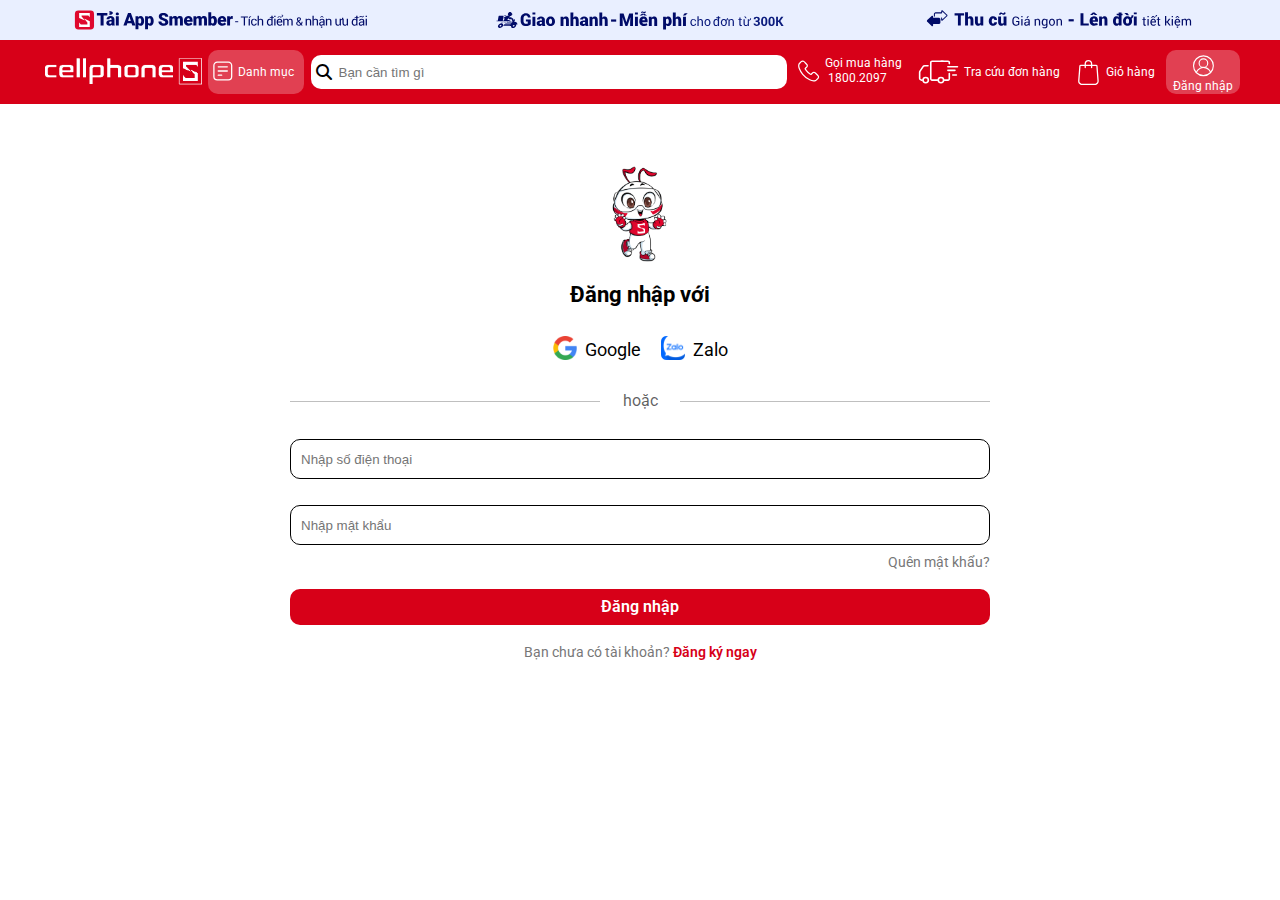
<file: sign-in.html>
<!DOCTYPE html>
<html lang="vi">
  <head>
    <meta charset="UTF-8" />
    <meta name="viewport" content="width=device-width, initial-scale=1.0" />
    <!-- reset css -->
    <link rel="stylesheet" href="./css/reset.css" />

    <!-- embed fonts -->
    <link rel="preconnect" href="https://fonts.googleapis.com" />
    <link rel="preconnect" href="https://fonts.gstatic.com" crossorigin />
    <link
      href="https://fonts.googleapis.com/css2?family=Roboto:ital,wght@0,100..900;1,100..900&display=swap"
      rel="stylesheet"
    />

    <!-- embed font icon -->
    <link
      rel="stylesheet"
      href="https://cdnjs.cloudflare.com/ajax/libs/font-awesome/6.7.2/css/all.min.css"
    />

    <!-- styles -->
    <link rel="stylesheet" href="./css/sign-in.css" />
    <title>Document</title>
  </head>

  <body>
    <!-- header -->
    <header class="header fixed">
      <!-- head-top -->
      <div class="head-top">
        <div class="main-content">
          <div class="body">
            <!-- banner1 -->
            <a href="">
              <img
                src="./img/header/Top banner_Smember.svg"
                alt="Top banner_Smember"
              />
            </a>

            <!-- banner2 -->
            <a href="">
              <img
                src="./img/header/Top banner_Giao hang.svg"
                alt="Top banner_Giao hang"
              />
            </a>

            <!-- banner3 -->
            <a href="">
              <img
                src="./img/header/Top banner_Thu cu.svg"
                alt="Top banner_Thu cu"
              />
            </a>
          </div>
        </div>
      </div>

      <!-- nav -->
      <div class="nav">
        <div class="main-content">
          <div class="body">
            <!-- logo -->
            <div class="logo">
              <a href="">
                <img src="./img/header/logo.png" alt="logo" />
              </a>
            </div>

            <!-- category -->
            <div class="item category">
              <div class="icon">
                <a href="">
                  <img src="./icon/category.svg" alt="category" />
                </a>
              </div>
              <p>Danh mục</p>
            </div>

            <!-- search bar -->
            <div class="item search-bar">
              <i class="fa-solid fa-magnifying-glass"></i>
              <input
                type="text"
                name="txt-search-bar"
                placeholder="Bạn cần tìm gì"
              />
            </div>

            <!-- call -->
            <div class="item call hover">
              <div class="icon">
                <img src="./icon/call.svg" alt="call" />
              </div>
              <p>
                Gọi mua hàng <br />
                <span>1800.2097</span>
              </p>
            </div>

            <!-- order lookup -->
            <div class="item order-lookup hover">
              <img
                src="./icon/order-lookup.svg"
                alt="order-lookup"
                class="icon"
              />
              <p>Tra cứu đơn hàng</p>
            </div>

            <!-- cart -->
            <div class="item cart hover">
              <img src="./icon/cart.svg" alt="cart" class="icon" />
              <p>Giỏ hàng</p>
            </div>

            <!-- signin -->
            <div class="sign-in">
              <div class="icon">
                <img src="./icon/user.svg" alt="sign-in" />
              </div>
              <p>Đăng nhập</p>
            </div>
          </div>
        </div>
      </div>
    </header>

    <div class="main">
      <div class="container">
        <img src="./img/sign-in/1.png" alt="" class="hinh1" />
        <h1 class="heading1">Đăng nhập với</h1>

        <!-- login-gg-zalo -->
        <div class="login-way">
          <a href="./index.html" class="gg-login">
            <img class="gg" src="./img/sign-in/gg.png" alt="" />
            <span>Google</span>
          </a>
          <a href="" class="zalo-login">
            <img
              class="zalo"
              src="./img/sign-in/Logo-Zalo-Arc.a36365b.png"
              alt=""
            />
            <span>Zalo</span>
          </a>
        </div>

        <!-- login-passwrod -->
        <p class="or">hoặc</p>
        <input
          class="tk"
          type="text"
          name="txt_sdt"
          placeholder="Nhập số điện thoại"
        />
        <br />
        <input
          class="mk"
          type="password"
          name="txt_pw"
          placeholder="Nhập mật khẩu"
        />
        <a href="" class="right"><p class="forget-pw">Quên mật khẩu?</p></a>

        <!-- btn-login -->
        <a href="" class="btn btn-login">Đăng nhập</a>

        <!-- sign-up -->
        <p class="sign-up">
          Bạn chưa có tài khoản?
          <a href="./sign-up.html"
            ><strong class="sign-up-now">Đăng ký ngay</strong></a
          >
        </p>
      </div>
    </div>
  </body>
</html>
</file>
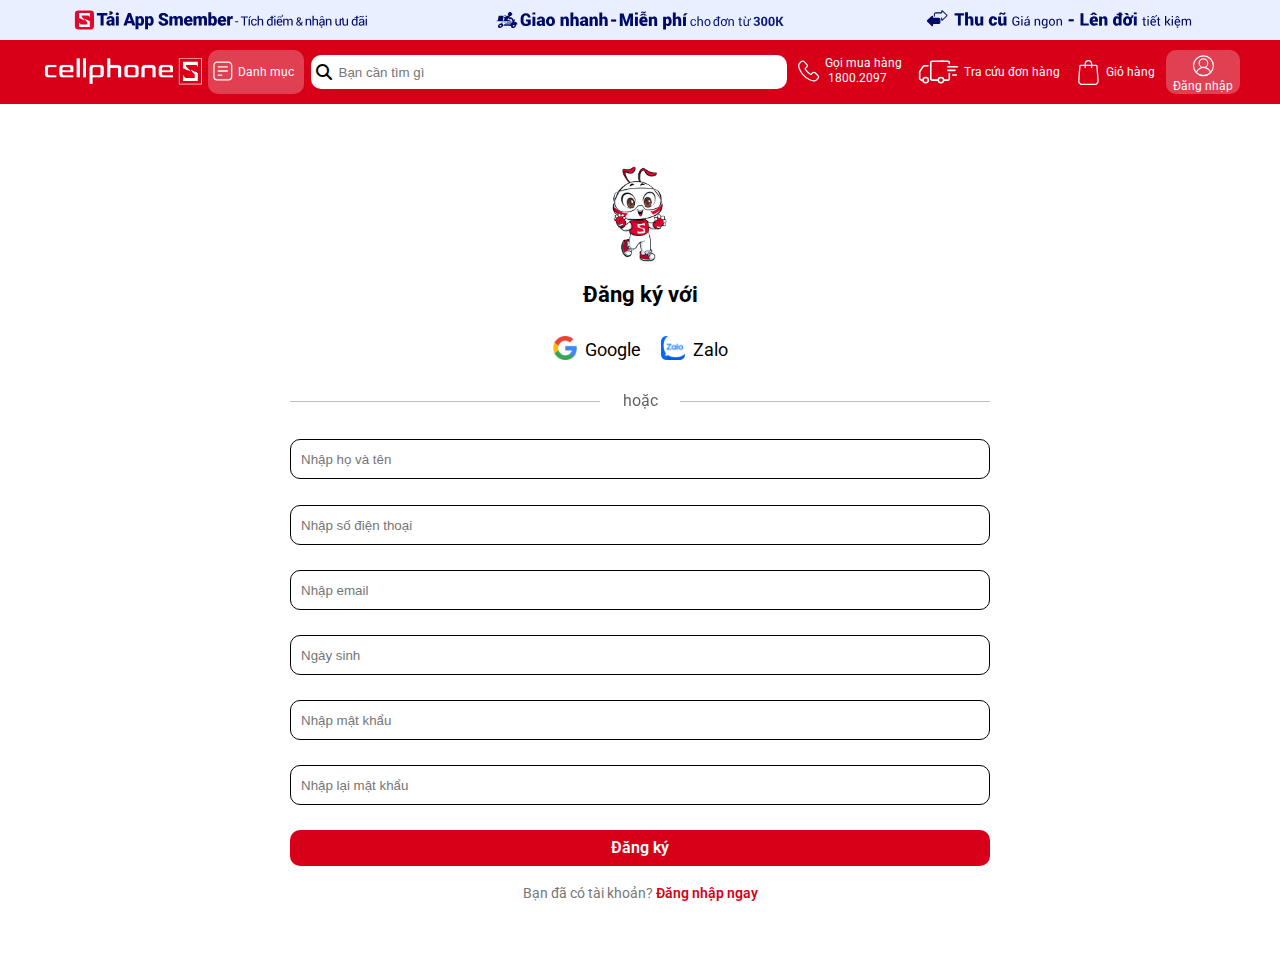
<file: sign-up.html>
<!DOCTYPE html>
<html lang="vi">
  <head>
    <meta charset="UTF-8" />
    <meta name="viewport" content="width=device-width, initial-scale=1.0" />
    <!-- reset css -->
    <link rel="stylesheet" href="./css/reset.css" />

    <!-- embed fonts -->
    <link rel="preconnect" href="https://fonts.googleapis.com" />
    <link rel="preconnect" href="https://fonts.gstatic.com" crossorigin />
    <link
      href="https://fonts.googleapis.com/css2?family=Roboto:ital,wght@0,100..900;1,100..900&display=swap"
      rel="stylesheet"
    />

    <!-- embed font icon -->
    <link
      rel="stylesheet"
      href="https://cdnjs.cloudflare.com/ajax/libs/font-awesome/6.7.2/css/all.min.css"
    />

    <!-- styles -->
    <link rel="stylesheet" href="./css/sign-up.css" />
    <title>Document</title>
  </head>

  <body>
    <!-- header -->
    <header class="header fixed">
      <!-- head-top -->
      <div class="head-top">
        <div class="main-content">
          <div class="body">
            <!-- banner1 -->
            <a href="">
              <img
                src="./img/header/Top banner_Smember.svg"
                alt="Top banner_Smember"
              />
            </a>

            <!-- banner2 -->
            <a href="">
              <img
                src="./img/header/Top banner_Giao hang.svg"
                alt="Top banner_Giao hang"
              />
            </a>

            <!-- banner3 -->
            <a href="">
              <img
                src="./img/header/Top banner_Thu cu.svg"
                alt="Top banner_Thu cu"
              />
            </a>
          </div>
        </div>
      </div>

      <!-- nav -->
      <div class="nav">
        <div class="main-content">
          <div class="body">
            <!-- logo -->
            <div class="logo">
              <a href="">
                <img src="./img/header/logo.png" alt="logo" />
              </a>
            </div>

            <!-- category -->
            <div class="item category">
              <div class="icon">
                <a href="">
                  <img src="./icon/category.svg" alt="category" />
                </a>
              </div>
              <p>Danh mục</p>
            </div>

            <!-- search bar -->
            <div class="item search-bar">
              <i class="fa-solid fa-magnifying-glass"></i>
              <input
                type="text"
                name="txt-search-bar"
                placeholder="Bạn cần tìm gì"
              />
            </div>

            <!-- call -->
            <div class="item call hover">
              <div class="icon">
                <img src="./icon/call.svg" alt="call" />
              </div>
              <p>
                Gọi mua hàng <br />
                <span>1800.2097</span>
              </p>
            </div>

            <!-- order lookup -->
            <div class="item order-lookup hover">
              <img
                src="./icon/order-lookup.svg"
                alt="order-lookup"
                class="icon"
              />
              <p>Tra cứu đơn hàng</p>
            </div>

            <!-- cart -->
            <div class="item cart hover">
              <img src="./icon/cart.svg" alt="cart" class="icon" />
              <p>Giỏ hàng</p>
            </div>

            <!-- signin -->
            <div class="sign-in">
              <div class="icon">
                <img src="./icon/user.svg" alt="sign-in" />
              </div>
              <p>Đăng nhập</p>
            </div>
          </div>
        </div>
      </div>
    </header>

    <div class="main">
      <div class="container">
        <img src="./img/sign-in/1.png" alt="" class="hinh1" />
        <h1 class="heading1">Đăng ký với</h1>

        <!-- sign-up-gg-zalo -->
        <div class="sign-up-way">
          <a href="./index.html" class="gg-sign-up">
            <img class="gg" src="./img/sign-in/gg.png" alt="" />
            <span>Google</span>
          </a>
          <a href="" class="zalo-sign-up">
            <img
              class="zalo"
              src="./img/sign-in/Logo-Zalo-Arc.a36365b.png"
              alt=""
            />
            <span>Zalo</span>
          </a>
        </div>

        <!-- sign-up-acc -->
        <p class="or">hoặc</p>
        <input
          class="tk"
          type="text"
          name="txt_name"
          placeholder="Nhập họ và tên"
        />
        <br />

        <input
          class="sdt"
          type="text"
          name="txt_sdt"
          placeholder="Nhập số điện thoại"
        />

        <input
          class="email"
          type="text"
          name="txt_sdt"
          placeholder="Nhập email"
        />

        <input class="ns" type="text" name="txt_sdt" placeholder="Ngày sinh" />

        <input
          class="mk"
          type="text"
          name="txt_sdt"
          placeholder="Nhập mật khẩu"
        />

        <input
          class="nlmk"
          type="text"
          name="txt_sdt"
          placeholder="Nhập lại mật khẩu"
        />

        <!-- btn-sign-up -->
        <a href="" class="btn btn-sign-up">Đăng ký</a>

        <!-- sign-in -->
        <p class="sign-in">
          Bạn đã có tài khoản?
          <a href="./sign-in.html"
            ><strong class="sign-in-now">Đăng nhập ngay</strong></a
          >
        </p>
      </div>
    </div>
  </body>
</html>
</file>
<file: css/index.css>
* {
  box-sizing: border-box;
}

:root {
  --primary-color: #d70018;
  --price-color: #ff001e;
}

html {
  font-size: 62.5%;
}

body {
  font-size: 1.6rem;
  font-family: "Roboto", sans-serif;
  font-optical-sizing: auto;
}

/* ============================ common ============================ */
a {
  text-decoration: none;
  display: inline-block;
}

.main-content {
  max-width: calc(100% - 48px);
  width: 1200px;
  margin-left: auto;
  margin-right: auto;
}

.sub-title-font {
  font-size: 1.2rem;
  color: #343a40;
  font-weight: 700px;
  line-height: 20px;
  text-align: center;
}

.heading2 {
  font-size: 2.2rem;
  font-weight: 600;
  line-height: 40px;
}

.heading3 {
  font-size: 1.4rem;
  font-weight: 600;
  height: 60px;
  line-height: 1.5;
  margin-bottom: 10px;
}

.price {
  color: var(--price-color);
  font-weight: 700;
  font-size: 1.6rem;
  display: inline-block;
}

.price-through {
  font-size: 1.4rem;
  color: #707070;
  display: inline-block;
  font-weight: 600;
  text-decoration: line-through;
}

.btn {
  color: #fff;
  background: var(--primary-color);
  padding: 10px 16px;
  border-radius: 10px;
  font-weight: 600;
}

.btn-link {
  background: #f3f4f6;
  border: 1px solid #e5e7eb;
  border-radius: 10px;
  color: #444;
  font-size: 1.3rem;
  height: 34px;
  padding-top: 8px;
  padding-left: 10px;
  padding-right: 10px;
}

.line-clamp {
  -webkit-box-orient: vertical;
  -webkit-line-clamp: var(--line-clamp, 2);
  display: -webkit-box;
  overflow: hidden;
  text-overflow: ellipsis; /* Thêm để hiển thị dấu ba chấm */
  white-space: normal; /* Đảm bảo văn bản wrap bình thường */
}

.line-clamp.line-3 {
  --line-clamp: 3;
}

.break-all {
  word-break: break-all;
}

/* ============================ header ============================ */
.header.fixed {
  position: sticky;
  top: 0;
}

.head-top {
  background: #e9efff;
  max-height: 40px;
  padding: 5px 0;
}

.head-top .body {
  text-align: center;
  display: flex;
  justify-content: space-between;
}

.head-top img {
  height: 30px;
  padding: 0 30px;
}

.header .nav {
  background: var(--primary-color);
  padding: 10px;
}

.header .nav .body {
  display: flex;
  justify-content: space-between;
}

.logo {
  display: flex;
  align-items: center;
}

.logo img {
  height: 30px;
}

.header .nav .item {
  display: flex;
  align-items: center;
  padding: 5px;
}

.header .nav .hover:hover {
  background-color: #ffffff40;
  border-radius: 10px;
  cursor: pointer;
}

.nav .category {
  background-color: #ffffff40;
  border-radius: 10px;
}

.category img {
  width: 20px;
  height: 20px;
}

.call img {
  width: 22px;
  height: 22px;
}

.order-lookup img {
  width: 41px;
  height: 24px;
}

.cart img {
  width: 25px;
  height: 25px;
}

.sign-in img {
  width: 22px;
  height: 22px;
}

.header p {
  font-size: 1.2rem;
  color: #fff;
  padding: 0 5px;
}

.search-bar input {
  width: 450px;
  height: 34px;
  border: none;
  border-radius: 0 10px 10px 0;
}

.search-bar i {
  background-color: #fff;
  padding: 9px 5px;
  border-radius: 10px 0 0 10px;
}

.nav .call span {
  display: block;
  padding: 3px;
}

.nav .sign-in {
  text-align: center;
  background-color: #ffffff40;
  padding: 5px 2px 0;
  border-radius: 10px;
}

/* ============================ hero ============================ */
.hero .body {
  display: flex;
  gap: 10px;
  margin-top: 20px;
}

.infos {
  display: flex;
  justify-content: space-between;
}

.hero-left {
  width: 70%;
  box-shadow: 3px 3px 3px 1px rgba(60, 64, 67, 0.1);
  border-radius: 10px;
}

.hero-left .info {
  padding: 12px 20px;
}

.hero-left .info:hover {
  background: rgba(128, 128, 128, 0.252);
}

.main-banner img {
  width: 100%;
  border-radius: 10px 10px 0 0;
}

.hero-right {
  width: 30%;
}

.hero-right .sub-banner img {
  margin-top: 10px;
  height: 126.37px;
  box-shadow: 3px 3px 3px 1px rgba(60, 64, 67, 0.1);
  border-radius: 10px;
  width: 100%;
  height: 136px;
}

.hero-right .sub-banner:first-child img {
  margin-top: 0;
}

/* ============================ recommend-product ============================ */
.rec-products .body {
  margin: 20px 0 10px;
  padding: 15px 5px;
  border-radius: 10px;
  background: url(../img/index/recom-products/bg-linear.webp);
  background-size: cover;
}

.rec-products .head {
  display: flex;
  justify-content: space-between;
  margin-top: 20px;
}

.rec-products .rec-top {
  display: flex;
  align-items: center;
}

.rec-products .related-tags .btn-link {
  margin: 0 5px;
}

.rec-products .title {
  color: rgb(4, 41, 122);
  padding: 0 8px;
}

.rec-products .fa-solid {
  font-size: 20px;
}

.list-rec-products {
  display: flex;
  padding-top: 10px;
  gap: 6px;
  flex-wrap: wrap;
}

.list-rec-products .item {
  width: 19.59%;
  border: 0.5px solid rgba(128, 128, 128, 0.368);
  border-radius: 10px;
  background: #fff;
}

.list-rec-products .item:hover {
  box-shadow: 0 0 2px 3px rgba(128, 128, 128, 0.342);
}

.list-rec-products .thumb {
  display: block;
  margin: 0 auto;
  width: 160px;
  height: 160px;
}

.list-rec-products .price strong {
  color: var(--price-color);
}

.list-rec-products .info-rec-product {
  padding: 12px 10px;
}

.list-rec-products .rating {
  margin-top: 10px;
}

.list-rec-products a {
  color: black;
  padding-top: 15px;
  display: block;
}

/* ============================ popular phones ============================ */
.popular-phones .head {
  display: flex;
  justify-content: space-between;
  margin-top: 20px;
}

.popular-phones .related-tags .btn-link {
  margin: 0 5px;
}

.list-phones {
  display: flex;
  padding-top: 10px;
  gap: 6px;
  flex-wrap: wrap;
}

.list-phones .item {
  width: 19.6%;
  border: 0.5px solid rgba(128, 128, 128, 0.368);
  border-radius: 10px;
}

.list-phones .item:hover {
  box-shadow: 0 0 2px 3px rgba(128, 128, 128, 0.342);
}

.list-phones .thumb {
  display: block;
  margin: 0 auto;
  width: 160px;
  height: 160px;
}

.list-phones .price strong {
  color: var(--price-color);
}

.list-phones .info-phone {
  padding: 12px 10px;
}

.list-phones .rating {
  margin-top: 10px;
}

.list-phones a {
  color: black;
  padding-top: 15px;
  display: block;
}

/* ============================ laptop ============================ */
.laptops .head {
  display: flex;
  justify-content: space-between;
  margin-top: 20px;
}

.laptops .related-tags .btn-link {
  margin: 0 5px;
}

.list-laptops {
  display: flex;
  padding-top: 10px;
  gap: 6px;
  flex-wrap: wrap;
}

.list-laptops .item {
  width: 19.6%;
  border: 0.5px solid rgba(128, 128, 128, 0.368);
  border-radius: 10px;
}

.list-laptops .item:hover {
  box-shadow: 0 0 2px 3px rgba(128, 128, 128, 0.342);
}

.list-laptops .thumb {
  display: block;
  margin: 0 auto;
  width: 160px;
  height: 160px;
}

.list-laptops .price strong {
  color: var(--price-color);
}

.list-laptops .info-laptop {
  padding: 12px 10px;
}

.list-laptops .rating {
  margin-top: 10px;
}

.list-laptops a {
  color: black;
  padding-top: 15px;
  display: block;
}

/* ============================ monitor ============================ */
.monitors .head {
  display: flex;
  justify-content: space-between;
  margin-top: 20px;
}

.monitors .related-tags .btn-link {
  margin: 0 5px;
}

.list-monitors {
  display: flex;
  padding-top: 10px;
  gap: 6px;
  flex-wrap: wrap;
}

.list-monitors .item {
  width: 19.6%;
  border: 0.5px solid rgba(128, 128, 128, 0.368);
  border-radius: 10px;
}

.list-monitors .item:hover {
  box-shadow: 0 0 2px 3px rgba(128, 128, 128, 0.342);
}

.list-monitors .thumb {
  display: block;
  margin: 0 auto;
  width: 160px;
  height: 160px;
}

.list-monitors .price strong {
  color: var(--price-color);
}

.list-monitors .info-monitor {
  padding: 12px 10px;
}

.list-monitors .rating {
  margin-top: 10px;
}

.list-monitors a {
  color: black;
  padding-top: 15px;
  display: block;
}

/* ============================ payment-offer ============================ */
.payment-offer h2 {
  margin: 20px 0 5px;
}

.pay-imgs {
  display: flex;
  gap: 10px;
}

.pay-imgs a {
  width: 25%;
}

.payment-offer img {
  box-shadow: 0px 3px 6px 0px rgba(128, 128, 128, 0.46);
  border-radius: 10px;
  width: 100%;
}

/* ============================ tech-news ============================ */
.tech-news h2 {
  margin: 20px 0 5px;
}

.news-imgs {
  display: flex;
  gap: 10px;
  justify-content: space-between;
}

.tech-news img {
  border-radius: 10px;
  width: 100%;
}

.tech-news .item {
  padding: 5px;
  box-shadow: 0px 3px 6px 0px rgba(128, 128, 128, 0.46);
  border-radius: 10px;
  min-width: 0;
}

.tech-news .item:hover {
  box-shadow: 3px 3px 3px 3px rgba(128, 128, 128, 0.46);
}

.tech-news .title {
  padding: 5px;
  color: rgb(60, 60, 60);
  line-height: 1.5;
}

/* ============================ footer ============================ */
.footer {
  background: #f7f7f8;
  padding-bottom: 30px;
}

.footer-top {
  display: flex;
  margin-top: 30px;
  padding: 20px 0;
  justify-content: space-between;
}

.head-foot {
  font-size: 1.6rem;
  font-weight: 600;
  margin-top: 10px;
}

.btn-policy {
  color: rgba(33, 33, 33, 0.658);
  font-size: 1.4rem;
  line-height: 2.5;
}
.footer-top strong {
  display: inline-block;
  font-weight: 700;
}

.pay-method-imgs {
  width: 100%;
  gap: 10px;
}

.pay-method-imgs .pay-img {
  width: 40px;
  margin: 10px 5px 10px 0;
}

.qr-ch-at {
  display: flex;
  justify-content: space-between;
  align-items: center;
}

.ch-at img {
  width: 110px;
  height: 40px;
  margin: 8px;
}

.qr img {
  width: 110px;
}

.btn-socials i {
  font-size: 28px;
  padding: 15px 10px 0 0;
}

.fa-youtube {
  color: #ff001e;
}

.fa-facebook {
  color: #1f76f7;
}

.fa-square-instagram {
  color: #d61e80;
}

.fa-tiktok {
  color: #000000;
}

.title-foot {
  color: rgba(33, 33, 33, 0.658);
  font-size: 1.4rem;
  line-height: 2.5;
}

.title-foot-bot {
  text-align: center;
  font-size: 1.2rem;
  color: rgba(0, 0, 0, 0.463);
  line-height: 2;
  border-top: 1px solid #0000001b;
  padding-top: 20px;
}

.footer-bot img {
  width: 50px;
  height: 20px;
  margin: 3px;
}

.footer-bot .algin {
  display: flex;
  justify-content: center;
}

.h4-footer {
  margin-top: 10px;
}

#inp-footer {
  margin-top: 10px;
  width: 100%;
  height: 35px;
  border-radius: 10px;
  border: 1px solid rgba(0, 0, 0, 0.362);
  padding: 10px;
}

.btn-regis {
  padding: 10px;
  margin-top: 15px;
  width: 100%;
  text-align: center;
}

.regis-mews {
  margin-top: 0;
}
</file>
<file: css/cart.css>
* {
  box-sizing: border-box;
}

:root {
  --primary-color: #d70018;
  --price-color: #ff001e;
}

html {
  font-size: 62.5%;
}

body {
  font-size: 1.6rem;
  font-family: "Roboto", sans-serif;
  font-optical-sizing: auto;
}

/* ============================ common ============================ */
a {
  text-decoration: none;
  display: inline-block;
}

.main-content {
  max-width: calc(100% - 48px);
  width: 1200px;
  margin-left: auto;
  margin-right: auto;
}

.sub-title-font {
  font-size: 1.2rem;
  color: #343a40;
  font-weight: 700px;
  line-height: 20px;
  text-align: center;
}

.heading2 {
  font-size: 2.2rem;
  font-weight: 600;
  line-height: 40px;
}

.heading3 {
  font-size: 1.4rem;
  font-weight: 600;
  height: 60px;
  line-height: 1.5;
  margin-bottom: 10px;
}

.price {
  color: var(--price-color);
  font-weight: 700;
  font-size: 1.6rem;
  display: inline-block;
}

.price-through {
  font-size: 1.4rem;
  color: #707070;
  display: inline-block;
  font-weight: 600;
  text-decoration: line-through;
}

.btn {
  color: #fff;
  background: var(--primary-color);
  padding: 10px 16px;
  border-radius: 10px;
  font-weight: 600;
}

.btn-link {
  background: #f3f4f6;
  border: 1px solid #e5e7eb;
  border-radius: 10px;
  color: #444;
  font-size: 1.3rem;
  height: 34px;
  padding-top: 8px;
  padding-left: 10px;
  padding-right: 10px;
}

.line-clamp {
  -webkit-box-orient: vertical;
  -webkit-line-clamp: var(--line-clamp, 2);
  display: -webkit-box;
  overflow: hidden;
  text-overflow: ellipsis; /* Thêm để hiển thị dấu ba chấm */
  white-space: normal; /* Đảm bảo văn bản wrap bình thường */
}

.line-clamp.line-3 {
  --line-clamp: 3;
}

.break-all {
  word-break: break-all;
}

/* ============================ header ============================ */
.header.fixed {
  position: sticky;
  top: 0;
}

.head-top {
  background: #e9efff;
  max-height: 40px;
  padding: 5px 0;
}

.head-top .body {
  text-align: center;
  display: flex;
  justify-content: space-between;
}

.head-top img {
  height: 30px;
  padding: 0 30px;
}

.header .nav {
  background: var(--primary-color);
  padding: 10px;
}

.header .nav .body {
  display: flex;
  justify-content: space-between;
}

.logo {
  display: flex;
  align-items: center;
}

.logo img {
  height: 30px;
}

.header .nav .item {
  display: flex;
  align-items: center;
  padding: 5px;
}

.header .nav .hover:hover {
  background-color: #ffffff40;
  border-radius: 10px;
  cursor: pointer;
}

.nav .category {
  background-color: #ffffff40;
  border-radius: 10px;
}

.category img {
  width: 20px;
  height: 20px;
}

.call img {
  width: 22px;
  height: 22px;
}

.order-lookup img {
  width: 41px;
  height: 24px;
}

.cart img {
  width: 25px;
  height: 25px;
}

.sign-in img {
  width: 22px;
  height: 22px;
}

.header p {
  font-size: 1.2rem;
  color: #fff;
  padding: 0 5px;
}

.search-bar input {
  width: 450px;
  height: 34px;
  border: none;
  border-radius: 0 10px 10px 0;
}

.search-bar i {
  background-color: #fff;
  padding: 9px 5px;
  border-radius: 10px 0 0 10px;
}

.nav .call span {
  display: block;
  padding: 3px;
}

.nav .sign-in {
  text-align: center;
  background-color: #ffffff40;
  padding: 5px 2px 0;
  border-radius: 10px;
}

/* ============================ main ============================ */
main {
  background: rgba(95, 94, 94, 0.104);
  height: 100vh;
}

main .body {
  max-width: 600px;
  margin: 0 auto;
}

main .heading2 {
  text-align: center;
  padding-top: 10px;
  display: block;
  border-bottom: 1px solid #00000040;
}

.add-del-all {
  display: flex;
  align-items: center;
  margin-top: 20px;
}

.add-all {
  display: flex;
  align-items: center;
}

.del-all {
  margin-left: auto;
}

.add-all input {
  accent-color: var(--primary-color);
  width: 15px;
  height: 15px;
}

.cart-container {
  margin-top: 20px;
  background: #fff;
  display: flex;
  padding: 20px 10px;
  border-radius: 10px;
}

.cart-container img {
  height: 100px;
  width: 100px;
}

.cart-container .info {
  width: 65%;
  line-height: 1.3;
}

.info strong {
  margin-top: 10px;
  font-size: 1.8rem;
}

.del-quantity {
  margin-left: auto;
}

.trash-can {
  margin-left: 80px;
}

.quantity {
  display: flex;
}

.quantity span {
  display: block;
  padding: 30px 10px 0;
}

.quantity button {
  margin-top: 20px;
  padding: 0 15px;
}

.buynow-contain {
  display: flex;
  background: #fff;
  position: fixed;
  bottom: 0;
  width: 600px;
  padding: 15px 10px;
  border-radius: 10px 10px 0 0;
}

.buynow-contain title {
  font-style: 1.6rem;
}

.buynow-contain .desc {
  font-weight: 200;
  font-size: 1.1rem;
  margin-top: 5px;
}

.buy-now {
  margin-left: auto;
}
</file>
<file: css/phone-detail.css>
* {
  box-sizing: border-box;
}

:root {
  --primary-color: #d70018;
  --price-color: #ff001e;
}

html {
  font-size: 62.5%;
}

body {
  font-size: 1.6rem;
  font-family: "Roboto", sans-serif;
  font-optical-sizing: auto;
}

/* ============================ common ============================ */
a {
  text-decoration: none;
  display: inline-block;
}

.main-content {
  max-width: calc(100% - 48px);
  width: 1200px;
  margin-left: auto;
  margin-right: auto;
}

.sub-title-font {
  font-size: 1.2rem;
  color: #343a40;
  font-weight: 700px;
  line-height: 20px;
  text-align: center;
}

.heading2 {
  font-size: 2.2rem;
  font-weight: 600;
  line-height: 40px;
}

.heading3 {
  font-size: 1.4rem;
  font-weight: 600;
  height: 60px;
  line-height: 1.5;
  margin-bottom: 10px;
}

.price {
  color: var(--price-color);
  font-weight: 700;
  font-size: 1.6rem;
  display: inline-block;
}

.price-through {
  font-size: 1.4rem;
  color: #707070;
  display: inline-block;
  font-weight: 600;
  text-decoration: line-through;
}

.btn {
  color: #fff;
  background: var(--primary-color);
  padding: 10px 16px;
  border-radius: 10px;
  font-weight: 600;
}

.btn-link {
  background: #f3f4f6;
  border: 1px solid #e5e7eb;
  border-radius: 10px;
  color: #444;
  font-size: 1.3rem;
  height: 34px;
  padding-top: 8px;
  padding-left: 10px;
  padding-right: 10px;
}

.line-clamp {
  -webkit-box-orient: vertical;
  -webkit-line-clamp: var(--line-clamp, 2);
  display: -webkit-box;
  overflow: hidden;
  text-overflow: ellipsis; /* Thêm để hiển thị dấu ba chấm */
  white-space: normal; /* Đảm bảo văn bản wrap bình thường */
}

.line-clamp.line-3 {
  --line-clamp: 3;
}

.break-all {
  word-break: break-all;
}

/* ============================ header ============================ */
.header.fixed {
  position: sticky;
  top: 0;
}

.head-top {
  background: #e9efff;
  max-height: 40px;
  padding: 5px 0;
}

.head-top .body {
  text-align: center;
  display: flex;
  justify-content: space-between;
}

.head-top img {
  height: 30px;
  padding: 0 30px;
}

.header .nav {
  background: var(--primary-color);
  padding: 10px;
}

.header .nav .body {
  display: flex;
  justify-content: space-between;
}

.logo {
  display: flex;
  align-items: center;
}

.logo img {
  height: 30px;
}

.header .nav .item {
  display: flex;
  align-items: center;
  padding: 5px;
}

.header .nav .hover:hover {
  background-color: #ffffff40;
  border-radius: 10px;
  cursor: pointer;
}

.nav .category {
  background-color: #ffffff40;
  border-radius: 10px;
}

.category img {
  width: 20px;
  height: 20px;
}

.call img {
  width: 22px;
  height: 22px;
}

.order-lookup img {
  width: 41px;
  height: 24px;
}

.cart img {
  width: 25px;
  height: 25px;
}

.sign-in img {
  width: 22px;
  height: 22px;
}

.header p {
  font-size: 1.2rem;
  color: #fff;
  padding: 0 5px;
}

.search-bar input {
  width: 450px;
  height: 34px;
  border: none;
  border-radius: 0 10px 10px 0;
}

.search-bar i {
  background-color: #fff;
  padding: 9px 5px;
  border-radius: 10px 0 0 10px;
}

.nav .call span {
  display: block;
  padding: 3px;
}

.nav .sign-in {
  text-align: center;
  background-color: #ffffff40;
  padding: 5px 2px 0;
  border-radius: 10px;
}

/* ============================ main ============================ */
/* top main */
.bgc-breadcrumb,
.header {
  z-index: 1;
}

.bgc-breadcrumb {
  background: #fff;
  position: fixed;
  width: 100%;
  height: 42px;
}

.breadcrumb {
  display: flex;
  align-items: center;
  padding: 10px 0;
  font-size: 1.2rem;
}

.breadcrumb li {
  padding: 5px;
  color: #0000009a;
}

.breadcrumb a {
  color: black;
  font-weight: 600;
}

/* phone-detail */
.detail-container {
  display: flex;
  gap: 20px;
}

.detail-right,
.detail-left {
  width: 50%;
}

/* detail left */
.detail-left p {
  display: inline-block;
  margin-top: 50px;
}

.rating {
  margin-top: 5px;
}

.rating strong {
  font-weight: 600;
}

.rating em {
  color: #71717a;
}

.main-img {
  display: flex;
  justify-content: center;
  border: 1px solid rgba(0, 0, 0, 0.2);
  border-radius: 10px;
  padding: 10px;
  margin: 20px auto;
}

.main-img img {
  width: 320px;
  height: 320px;
}

.sub-imgs img {
  width: 64px;
  height: 64px;
  border: 1px solid rgba(0, 0, 0, 0.2);
  border-radius: 10px;
  margin-right: 5px;
}

.tech-specs .heading2 {
  margin-top: 20px;
  margin-bottom: 10px;
}

.tech-specs table td,
.tech-specs table tr {
  border: 1px solid rgba(0, 0, 0, 0.2);
  padding: 10px;
  line-height: 1.5;
  vertical-align: middle;
}

.tech-specs table td:first-child {
  background: rgba(128, 128, 128, 0.126);
  width: 30%;
}

.FAQ .heading2 {
  margin-top: 20px;
  display: block;
}

.FAQ .btn-link {
  display: flex;
  align-items: center;
  margin-top: 10px;
  width: 100%;
  padding: 20px;
  font-weight: 600;
}

.FAQ i {
  margin-left: auto;
}

/* detail right */
.prod-price {
  width: 50%;
}

.prod-price p {
  display: inline-block;
  margin-top: 60px;
  padding: 0 50px 0 0;
}

.prod-price strong {
  padding: 5px 5px 20px 0;
  color: var(--price-color);
}

.version p {
  height: 20px;
}

.version ul {
  display: flex;
}

.version a {
  color: black;
  padding: 20px;
  border: 1px solid rgba(0, 0, 0, 0.208);
  border-radius: 10px;
  margin-right: 10px;
}

.heading3.color {
  margin-top: 20px;
  height: 20px;
}

.color-list {
  display: flex;
}

.color-list .color {
  display: flex;
  padding: 10px;
  border: 1px solid rgba(0, 0, 0, 0.208);
  border-radius: 10px;
  margin-right: 10px;
}

.color img {
  width: 40px;
  height: 40px;
}

.color .title {
  font-weight: 700;
  padding-bottom: 5px;
}

.color .info {
  margin-left: 10px;
}

.cta-group {
  display: flex;
  margin-top: 20px;
}

.buy-now {
  width: 50%;
  margin: 0 10px;
}

.buy-on-instal {
  width: 20%;
}

.add-cart {
  width: 30%;
}

.buy-now .title {
  text-align: center;
}

.buy-now .desc {
  font-size: 1.2rem;
  font-weight: 300;
  margin-top: 5px;
  text-align: center;
}

.buy-on-instal {
  display: flex;
  justify-content: center;
  align-items: center;
  border: 1px solid #3b82f6;
  border-radius: 10px;
}

.buy-on-instal p {
  color: #3b82f6;
  font-weight: 700;
}

.add-cart {
  display: flex;
  justify-content: center;
  align-items: center;
  border: 1px solid var(--primary-color);
  border-radius: 10px;
}

.add-cart i,
.add-cart span {
  color: var(--primary-color);
}

.add-cart i {
  margin-right: 5px;
}

.review .body {
  background: #f7f7f8;
  border-radius: 10px;
  margin-top: 20px;
  display: flex;
  margin: 20px;
  padding: 15px;
}

.review-left {
  width: 30%;
  text-align: center;
  padding-top: 2px;
}

.review-right {
  width: 70%;
}

.review-left .star {
  margin-top: 8px;
}

.review-left strong {
  font-weight: 700;
  font-size: 2rem;
}

.review-left em {
  font-size: 1.8rem;
}

.review-left p {
  margin-top: 8px;
}

.review-left .btn {
  margin-top: 8px;
}

.review-right p {
  position: relative;
  height: 20%;
}

.review-right span::before {
  position: absolute;
  top: 7px;
  left: 40px;
  display: block;
  content: "";
  width: 60%;
  height: 5px;
  background: var(--primary-color);
  border-radius: 5px;
}

.review-right span {
  padding-left: 500px;
  font-weight: 200;
  font-size: 1.4rem;
}
/* ============================ footer ============================ */
.footer {
  background: #f7f7f8;
  padding-bottom: 30px;
}

.footer-top {
  display: flex;
  margin-top: 30px;
  padding: 20px 0;
  justify-content: space-between;
}

.head-foot {
  font-size: 1.6rem;
  font-weight: 600;
  margin-top: 10px;
}

.btn-policy {
  color: rgba(33, 33, 33, 0.658);
  font-size: 1.4rem;
  line-height: 2.5;
}
.footer-top strong {
  display: inline-block;
  font-weight: 700;
}

.pay-method-imgs {
  width: 100%;
  gap: 10px;
}

.pay-method-imgs .pay-img {
  width: 40px;
  margin: 10px 5px 10px 0;
}

.qr-ch-at {
  display: flex;
  justify-content: space-between;
  align-items: center;
}

.ch-at img {
  width: 110px;
  height: 40px;
  margin: 8px;
}

.qr img {
  width: 110px;
}

.btn-socials i {
  font-size: 28px;
  padding: 15px 10px 0 0;
}

.fa-youtube {
  color: #ff001e;
}

.fa-facebook {
  color: #1f76f7;
}

.fa-square-instagram {
  color: #d61e80;
}

.fa-tiktok {
  color: #000000;
}

.title-foot {
  color: rgba(33, 33, 33, 0.658);
  font-size: 1.4rem;
  line-height: 2.5;
}

.title-foot-bot {
  text-align: center;
  font-size: 1.2rem;
  color: rgba(0, 0, 0, 0.463);
  line-height: 2;
  border-top: 1px solid #0000001b;
  padding-top: 20px;
}

.footer-bot img {
  width: 50px;
  height: 20px;
  margin: 3px;
}

.footer-bot .algin {
  display: flex;
  justify-content: center;
}

.h4-footer {
  margin-top: 10px;
}

#inp-footer {
  margin-top: 10px;
  width: 100%;
  height: 35px;
  border-radius: 10px;
  border: 1px solid rgba(0, 0, 0, 0.362);
  padding: 10px;
}

.btn-regis {
  padding: 10px;
  margin-top: 15px;
  width: 100%;
  text-align: center;
}

.regis-mews {
  margin-top: 0;
}
</file>
<file: css/phones-list.css>
* {
  box-sizing: border-box;
}

:root {
  --primary-color: #d70018;
  --price-color: #ff001e;
}

html {
  font-size: 62.5%;
}

body {
  font-size: 1.6rem;
  font-family: "Roboto", sans-serif;
  font-optical-sizing: auto;
}

/* ============================ common ============================ */
a {
  text-decoration: none;
  display: inline-block;
}

.main-content {
  max-width: calc(100% - 48px);
  width: 1200px;
  margin-left: auto;
  margin-right: auto;
}

.sub-title-font {
  font-size: 1.2rem;
  color: #343a40;
  font-weight: 700px;
  line-height: 20px;
  text-align: center;
}

.heading2 {
  font-size: 2.2rem;
  font-weight: 600;
  line-height: 40px;
}

.heading3 {
  font-size: 1.4rem;
  font-weight: 600;
  height: 60px;
  line-height: 1.5;
  margin-bottom: 10px;
}

.price {
  color: var(--price-color);
  font-weight: 700;
  font-size: 1.6rem;
  display: inline-block;
}

.price-through {
  font-size: 1.4rem;
  color: #707070;
  display: inline-block;
  font-weight: 600;
  text-decoration: line-through;
}

.btn {
  color: #fff;
  background: var(--primary-color);
  padding: 10px 16px;
  border-radius: 10px;
  font-weight: 600;
}

.btn-link {
  background: #f3f4f6;
  border: 1px solid #e5e7eb;
  border-radius: 10px;
  color: #444;
  font-size: 1.3rem;
  height: 34px;
  padding-top: 8px;
  padding-left: 10px;
  padding-right: 10px;
}

.line-clamp {
  -webkit-box-orient: vertical;
  -webkit-line-clamp: var(--line-clamp, 2);
  display: -webkit-box;
  overflow: hidden;
  text-overflow: ellipsis; /* Thêm để hiển thị dấu ba chấm */
  white-space: normal; /* Đảm bảo văn bản wrap bình thường */
}

.line-clamp.line-3 {
  --line-clamp: 3;
}

.break-all {
  word-break: break-all;
}

/* ============================ header ============================ */
.header.fixed {
  position: sticky;
  top: 0;
}

.head-top {
  background: #e9efff;
  max-height: 40px;
  padding: 5px 0;
}

.head-top .body {
  text-align: center;
  display: flex;
  justify-content: space-between;
}

.head-top img {
  height: 30px;
  padding: 0 30px;
}

.header .nav {
  background: var(--primary-color);
  padding: 10px;
}

.header .nav .body {
  display: flex;
  justify-content: space-between;
}

.logo {
  display: flex;
  align-items: center;
}

.logo img {
  height: 30px;
}

.header .nav .item {
  display: flex;
  align-items: center;
  padding: 5px;
}

.header .nav .hover:hover {
  background-color: #ffffff40;
  border-radius: 10px;
  cursor: pointer;
}

.nav .category {
  background-color: #ffffff40;
  border-radius: 10px;
}

.category img {
  width: 20px;
  height: 20px;
}

.call img {
  width: 22px;
  height: 22px;
}

.order-lookup img {
  width: 41px;
  height: 24px;
}

.cart img {
  width: 25px;
  height: 25px;
}

.sign-in img {
  width: 22px;
  height: 22px;
}

.header p {
  font-size: 1.2rem;
  color: #fff;
  padding: 0 5px;
}

.search-bar input {
  width: 450px;
  height: 34px;
  border: none;
  border-radius: 0 10px 10px 0;
}

.search-bar i {
  background-color: #fff;
  padding: 9px 5px;
  border-radius: 10px 0 0 10px;
}

.nav .call span {
  display: block;
  padding: 3px;
}

.nav .sign-in {
  text-align: center;
  background-color: #ffffff40;
  padding: 5px 2px 0;
  border-radius: 10px;
}

/* ============================ main ============================ */
/* top main */
.bgc-breadcrumb {
  background: #fff;
  position: fixed;
  width: 100%;
  height: 42px;
}

.breadcrumb {
  display: flex;
  align-items: center;
  padding: 10px 0;
  font-size: 1.2rem;
}

.breadcrumb li {
  padding: 5px;
  color: #0000009a;
}

.breadcrumb a {
  color: black;
  font-weight: 600;
}

/* banner */
.banner img {
  width: 580px;
  margin: 60px 5px 20px;
  box-shadow: 2px 2px 2px 2px rgba(0, 0, 0, 0.2);
}

/* brand-nav */
.brand-nav .body {
  display: flex;
  justify-content: center;
}

.brand-nav img {
  display: inline-block;
  width: 100px;
  height: 35px;
  padding: 2px 4px;
  margin: 0 10px 10px 0;
  border: 1px solid rgba(0, 0, 0, 0.093);
  border-radius: 5px;
}

.filter .btn-link {
  margin-right: 10px;
}

.filter .heading3 {
  font-size: 1.8rem;
  margin-top: 10px;
  line-height: 1;
  margin-bottom: 0;
  height: 30px;
}

.sort {
  display: flex;
}

.sort .btn-link {
  display: flex;
  margin-right: 12px;
}

.btn-link span {
  display: inline-block;
  padding: 2px 5px 0;
}

.heading3.sort {
  margin-top: 20px;
}

/* phone-list */
.phone-list .head {
  display: flex;
  justify-content: space-between;
  margin-top: 20px;
}

.phone-list .related-tags .btn-link {
  margin: 0 5px;
}

.phone-list .body {
  display: flex;
  padding-top: 20px;
  gap: 6px;
  flex-wrap: wrap;
}

.phone-list .item {
  width: 19.6%;
  border: 0.5px solid rgba(128, 128, 128, 0.368);
  border-radius: 10px;
}

.phone-list .item:hover {
  box-shadow: 0 0 2px 3px rgba(128, 128, 128, 0.342);
}

.phone-list .thumb {
  display: block;
  margin: 0 auto;
  width: 160px;
  height: 160px;
}

.phone-list .price strong {
  color: var(--price-color);
}

.phone-list .info-phone {
  padding: 12px 10px;
}

.phone-list .rating {
  margin-top: 10px;
}

.phone-list a {
  color: black;
  padding-top: 15px;
  display: block;
}

.see-more {
  max-width: 500px;
  margin: 10px auto 0;
}

.see-more p {
  padding: 10px 100px;
  background: #fff;
  box-shadow: 0 0 3px 4px rgba(0, 0, 0, 0.071);
  border-radius: 10px;
}

.see-more i {
  padding-left: 10px;
}

/* ============================ footer ============================ */
.footer {
  background: #f7f7f8;
  padding-bottom: 30px;
}

.footer-top {
  display: flex;
  margin-top: 30px;
  padding: 20px 0;
  justify-content: space-between;
}

.head-foot {
  font-size: 1.6rem;
  font-weight: 600;
  margin-top: 10px;
}

.btn-policy {
  color: rgba(33, 33, 33, 0.658);
  font-size: 1.4rem;
  line-height: 2.5;
}
.footer-top strong {
  display: inline-block;
  font-weight: 700;
}

.pay-method-imgs {
  width: 100%;
  gap: 10px;
}

.pay-method-imgs .pay-img {
  width: 40px;
  margin: 10px 5px 10px 0;
}

.qr-ch-at {
  display: flex;
  justify-content: space-between;
  align-items: center;
}

.ch-at img {
  width: 110px;
  height: 40px;
  margin: 8px;
}

.qr img {
  width: 110px;
}

.btn-socials i {
  font-size: 28px;
  padding: 15px 10px 0 0;
}

.fa-youtube {
  color: #ff001e;
}

.fa-facebook {
  color: #1f76f7;
}

.fa-square-instagram {
  color: #d61e80;
}

.fa-tiktok {
  color: #000000;
}

.title-foot {
  color: rgba(33, 33, 33, 0.658);
  font-size: 1.4rem;
  line-height: 2.5;
}

.title-foot-bot {
  text-align: center;
  font-size: 1.2rem;
  color: rgba(0, 0, 0, 0.463);
  line-height: 2;
  border-top: 1px solid #0000001b;
  padding-top: 20px;
}

.footer-bot img {
  width: 50px;
  height: 20px;
  margin: 3px;
}

.footer-bot .algin {
  display: flex;
  justify-content: center;
}

.h4-footer {
  margin-top: 10px;
}

#inp-footer {
  margin-top: 10px;
  width: 100%;
  height: 35px;
  border-radius: 10px;
  border: 1px solid rgba(0, 0, 0, 0.362);
  padding: 10px;
}

.btn-regis {
  padding: 10px;
  margin-top: 15px;
  width: 100%;
  text-align: center;
}

.regis-mews {
  margin-top: 0;
}
</file>
<file: css/sign-in.css>
* {
  box-sizing: border-box;
}

:root {
  --primary-color: #d70018;
  --price-color: #ff001e;
}

html {
  font-size: 62.5%;
}

body {
  font-size: 1.6rem;
  font-family: "Roboto", sans-serif;
  font-optical-sizing: auto;
}

/* ============================ common ============================ */
a {
  text-decoration: none;
  display: inline-block;
}

.main-content {
  max-width: calc(100% - 48px);
  width: 1200px;
  margin-left: auto;
  margin-right: auto;
}

.sub-title-font {
  font-size: 1.2rem;
  color: #343a40;
  font-weight: 700px;
  line-height: 20px;
  text-align: center;
}

.heading2 {
  font-size: 2.2rem;
  font-weight: 600;
  line-height: 40px;
}

.heading3 {
  font-size: 1.4rem;
  font-weight: 600;
  height: 60px;
  line-height: 1.5;
  margin-bottom: 10px;
}

.price {
  color: var(--price-color);
  font-weight: 700;
  font-size: 1.6rem;
  display: inline-block;
}

.price-through {
  font-size: 1.4rem;
  color: #707070;
  display: inline-block;
  font-weight: 600;
  text-decoration: line-through;
}

.btn {
  color: #fff;
  background: var(--primary-color);
  padding: 10px 16px;
  border-radius: 10px;
  font-weight: 600;
}

.btn-link {
  background: #f3f4f6;
  border: 1px solid #e5e7eb;
  border-radius: 10px;
  color: #444;
  font-size: 1.3rem;
  height: 34px;
  padding-top: 8px;
  padding-left: 10px;
  padding-right: 10px;
}

.line-clamp {
  -webkit-box-orient: vertical;
  -webkit-line-clamp: var(--line-clamp, 2);
  display: -webkit-box;
  overflow: hidden;
  text-overflow: ellipsis; /* Thêm để hiển thị dấu ba chấm */
  white-space: normal; /* Đảm bảo văn bản wrap bình thường */
}

.line-clamp.line-3 {
  --line-clamp: 3;
}

.break-all {
  word-break: break-all;
}

/* ============================ header ============================ */
.header.fixed {
  position: sticky;
  top: 0;
}

.head-top {
  background: #e9efff;
  max-height: 40px;
  padding: 5px 0;
}

.head-top .body {
  text-align: center;
  display: flex;
  justify-content: space-between;
}

.head-top img {
  height: 30px;
  padding: 0 30px;
}

.header .nav {
  background: var(--primary-color);
  padding: 10px;
}

.header .nav .body {
  display: flex;
  justify-content: space-between;
}

.logo {
  display: flex;
  align-items: center;
}

.logo img {
  height: 30px;
}

.header .nav .item {
  display: flex;
  align-items: center;
  padding: 5px;
}

.header .nav .hover:hover {
  background-color: #ffffff40;
  border-radius: 10px;
  cursor: pointer;
}

.nav .category {
  background-color: #ffffff40;
  border-radius: 10px;
}

.category img {
  width: 20px;
  height: 20px;
}

.call img {
  width: 22px;
  height: 22px;
}

.order-lookup img {
  width: 41px;
  height: 24px;
}

.cart img {
  width: 25px;
  height: 25px;
}

.sign-in img {
  width: 22px;
  height: 22px;
}

.header p {
  font-size: 1.2rem;
  color: #fff;
  padding: 0 5px;
}

.search-bar input {
  width: 450px;
  height: 34px;
  border: none;
  border-radius: 0 10px 10px 0;
}

.search-bar i {
  background-color: #fff;
  padding: 9px 5px;
  border-radius: 10px 0 0 10px;
}

.nav .call span {
  display: block;
  padding: 3px;
}

.nav .sign-in {
  text-align: center;
  background-color: #ffffff40;
  padding: 5px 2px 0;
  border-radius: 10px;
}

/* ============================ main ============================ */
.container {
  width: 700px;
  margin: 60px auto 0;
}

.container .hinh1 {
  display: block;
  width: 100px;
  height: 100px;
  margin: 0 auto;
}

img.gg {
  height: 24px;
  width: 24px;
}

img.zalo {
  height: 24px;
  width: 24px;
}

.heading1 {
  font-size: 2.2rem;
  font-weight: 700;
  text-align: center;
  margin-top: 20px;
}

.login-way {
  display: flex;
  justify-content: center;
  margin-top: 20px;
}

a.gg-login {
  display: flex;
  padding: 10px;
}

a.zalo-login {
  display: flex;
  padding: 10px;
}

.gg-login span {
  display: inline-block;
  font-size: 1.8rem;
  line-height: 1.5;
  align-items: center;
  padding-left: 8px;
  color: black;
}

.zalo-login span {
  display: inline-block;
  font-size: 1.8rem;
  line-height: 1.5;
  align-items: center;
  padding-left: 8px;
  color: black;
}

p.or {
  text-align: center;
  margin-top: 20px;
  position: relative;
  color: rgba(0, 0, 0, 0.63);
}

p.or::before {
  display: block;
  position: absolute;
  top: 8px;
  content: "";
  width: 310px;
  height: 1px;
  background: rgba(0, 0, 0, 0.252);
}

p.or::after {
  display: block;
  position: absolute;
  top: 8px;
  right: 0;
  content: "";
  width: 310px;
  height: 1px;
  background: rgba(0, 0, 0, 0.252);
}

.container input {
  display: block;
  width: 100%;
  height: 40px;
  margin: 0 auto;
  padding: 10px;
  border-radius: 10px;
  border: 1px solid black;
}

input.tk {
  margin-top: 30px;
}

input.mk {
  margin-top: 10px;
}

p.forget-pw {
  text-align: right;
  font-size: 1.4rem;
  color: #777;
}

a.right {
  display: block;
  margin-top: 10px;
}

.btn-login {
  display: block;
  width: 100%;
  text-align: center;
  margin-top: 20px;
}

p.sign-up {
  text-align: center;
  margin-top: 20px;
  font-size: 1.4rem;
  color: #777;
}

strong.sign-up-now {
  font-size: 1.4rem;
  font-weight: 600;
  color: var(--primary-color);
}
</file>
<file: css/sign-up.css>
* {
  box-sizing: border-box;
}

:root {
  --primary-color: #d70018;
  --price-color: #ff001e;
}

html {
  font-size: 62.5%;
}

body {
  font-size: 1.6rem;
  font-family: "Roboto", sans-serif;
  font-optical-sizing: auto;
}

/* ============================ common ============================ */
a {
  text-decoration: none;
  display: inline-block;
}

.main-content {
  max-width: calc(100% - 48px);
  width: 1200px;
  margin-left: auto;
  margin-right: auto;
}

.sub-title-font {
  font-size: 1.2rem;
  color: #343a40;
  font-weight: 700px;
  line-height: 20px;
  text-align: center;
}

.heading2 {
  font-size: 2.2rem;
  font-weight: 600;
  line-height: 40px;
}

.heading3 {
  font-size: 1.4rem;
  font-weight: 600;
  height: 60px;
  line-height: 1.5;
  margin-bottom: 10px;
}

.price {
  color: var(--price-color);
  font-weight: 700;
  font-size: 1.6rem;
  display: inline-block;
}

.price-through {
  font-size: 1.4rem;
  color: #707070;
  display: inline-block;
  font-weight: 600;
  text-decoration: line-through;
}

.btn {
  color: #fff;
  background: var(--primary-color);
  padding: 10px 16px;
  border-radius: 10px;
  font-weight: 600;
}

.btn-link {
  background: #f3f4f6;
  border: 1px solid #e5e7eb;
  border-radius: 10px;
  color: #444;
  font-size: 1.3rem;
  height: 34px;
  padding-top: 8px;
  padding-left: 10px;
  padding-right: 10px;
}

.line-clamp {
  -webkit-box-orient: vertical;
  -webkit-line-clamp: var(--line-clamp, 2);
  display: -webkit-box;
  overflow: hidden;
  text-overflow: ellipsis; /* Thêm để hiển thị dấu ba chấm */
  white-space: normal; /* Đảm bảo văn bản wrap bình thường */
}

.line-clamp.line-3 {
  --line-clamp: 3;
}

.break-all {
  word-break: break-all;
}

/* ============================ header ============================ */
.header.fixed {
  position: sticky;
  top: 0;
}

.head-top {
  background: #e9efff;
  max-height: 40px;
  padding: 5px 0;
}

.head-top .body {
  text-align: center;
  display: flex;
  justify-content: space-between;
}

.head-top img {
  height: 30px;
  padding: 0 30px;
}

.header .nav {
  background: var(--primary-color);
  padding: 10px;
}

.header .nav .body {
  display: flex;
  justify-content: space-between;
}

.logo {
  display: flex;
  align-items: center;
}

.logo img {
  height: 30px;
}

.header .nav .item {
  display: flex;
  align-items: center;
  padding: 5px;
}

.header .nav .hover:hover {
  background-color: #ffffff40;
  border-radius: 10px;
  cursor: pointer;
}

.nav .category {
  background-color: #ffffff40;
  border-radius: 10px;
}

.category img {
  width: 20px;
  height: 20px;
}

.call img {
  width: 22px;
  height: 22px;
}

.order-lookup img {
  width: 41px;
  height: 24px;
}

.cart img {
  width: 25px;
  height: 25px;
}

.sign-in img {
  width: 22px;
  height: 22px;
}

.header p {
  font-size: 1.2rem;
  color: #fff;
  padding: 0 5px;
}

.search-bar input {
  width: 450px;
  height: 34px;
  border: none;
  border-radius: 0 10px 10px 0;
}

.search-bar i {
  background-color: #fff;
  padding: 9px 5px;
  border-radius: 10px 0 0 10px;
}

.nav .call span {
  display: block;
  padding: 3px;
}

.nav .sign-in {
  text-align: center;
  background-color: #ffffff40;
  padding: 5px 2px 0;
  border-radius: 10px;
}

/* ============================ main ============================ */
.container {
  width: 700px;
  margin: 60px auto 0;
}

.container .hinh1 {
  display: block;
  width: 100px;
  height: 100px;
  margin: 0 auto;
}

img.gg {
  height: 24px;
  width: 24px;
}

img.zalo {
  height: 24px;
  width: 24px;
}

.heading1 {
  font-size: 2.2rem;
  font-weight: 700;
  text-align: center;
  margin-top: 20px;
}

.sign-up-way {
  display: flex;
  justify-content: center;
  margin-top: 20px;
}

a.gg-sign-up {
  display: flex;
  padding: 10px;
}

a.zalo-sign-up {
  display: flex;
  padding: 10px;
}

.gg-sign-up span {
  display: inline-block;
  font-size: 1.8rem;
  line-height: 1.5;
  align-items: center;
  padding-left: 8px;
  color: black;
}

.zalo-sign-up span {
  display: inline-block;
  font-size: 1.8rem;
  line-height: 1.5;
  align-items: center;
  padding-left: 8px;
  color: black;
}

p.or {
  text-align: center;
  margin-top: 20px;
  position: relative;
  color: rgba(0, 0, 0, 0.63);
}

p.or::before {
  display: block;
  position: absolute;
  top: 8px;
  content: "";
  width: 310px;
  height: 1px;
  background: rgba(0, 0, 0, 0.252);
}

p.or::after {
  display: block;
  position: absolute;
  top: 8px;
  right: 0;
  content: "";
  width: 310px;
  height: 1px;
  background: rgba(0, 0, 0, 0.252);
}

.container input {
  display: block;
  width: 100%;
  height: 40px;
  margin: 25px auto;
  padding: 10px;
  border-radius: 10px;
  border: 1px solid black;
}

input.tk {
  margin-top: 30px;
  margin-bottom: 0;
}

input.sdt {
  margin-top: 10px;
}

p.forget-pw {
  text-align: right;
  font-size: 1.4rem;
  color: #777;
}

a.right {
  display: block;
  margin-top: 10px;
}

.btn-sign-up {
  display: block;
  width: 100%;
  text-align: center;
  margin-top: 20px;
}

p.sign-in {
  text-align: center;
  margin-top: 20px;
  font-size: 1.4rem;
  color: #777;
}

strong.sign-in-now {
  font-size: 1.4rem;
  font-weight: 600;
  color: var(--primary-color);
}

p.sign-in {
    margin-bottom: 70px;
}
</file>
